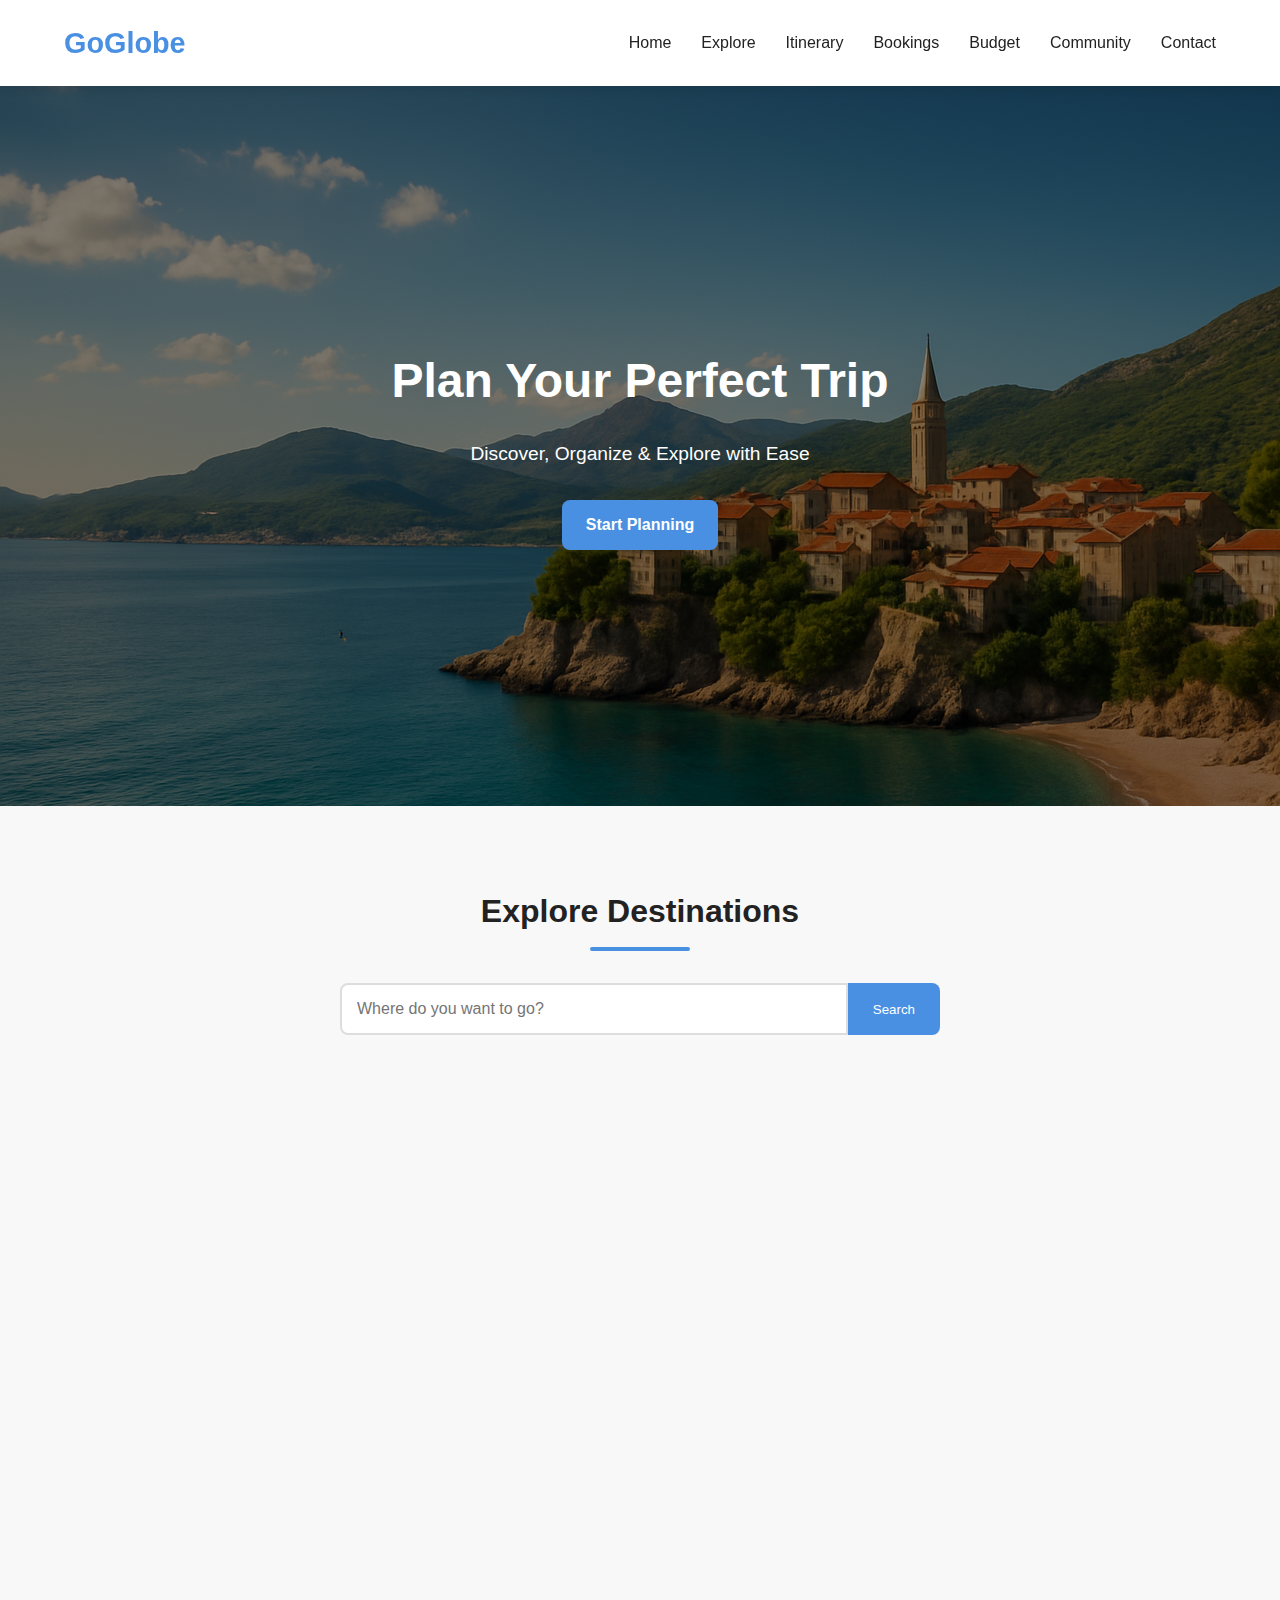
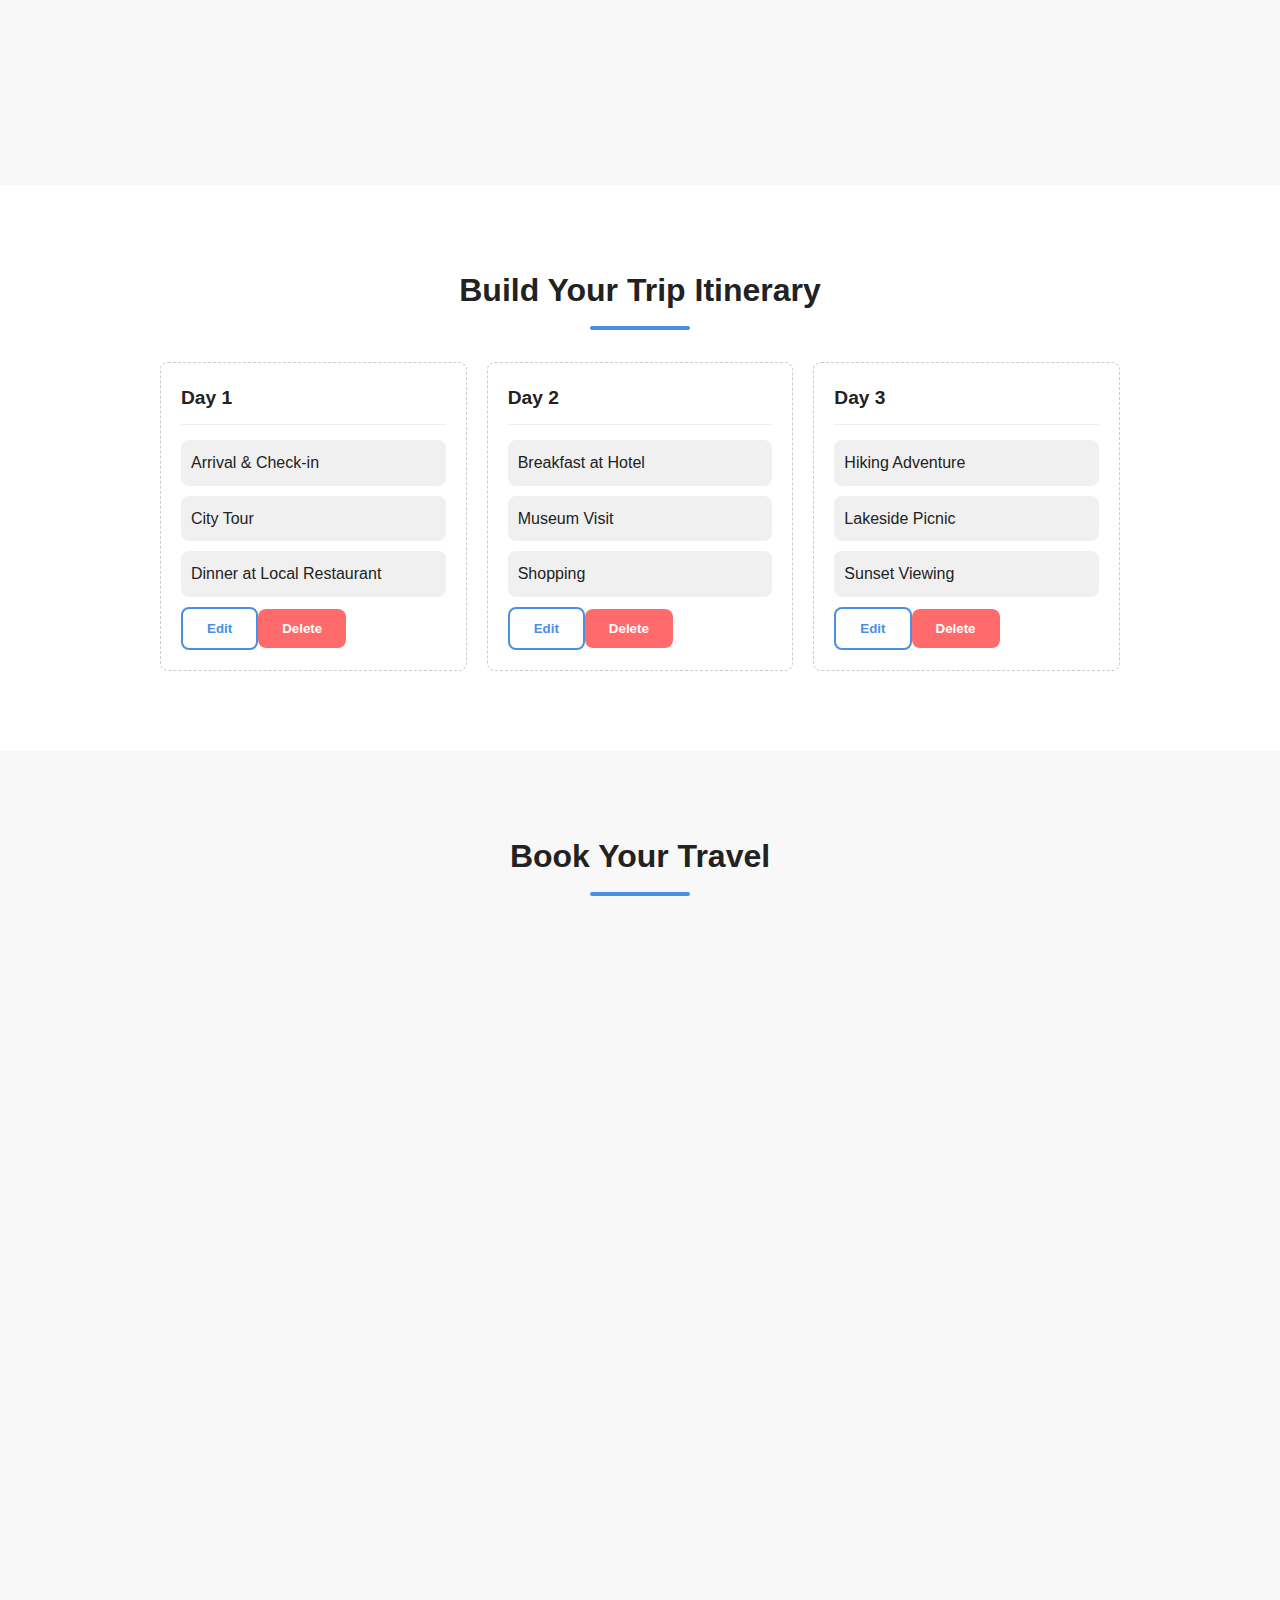
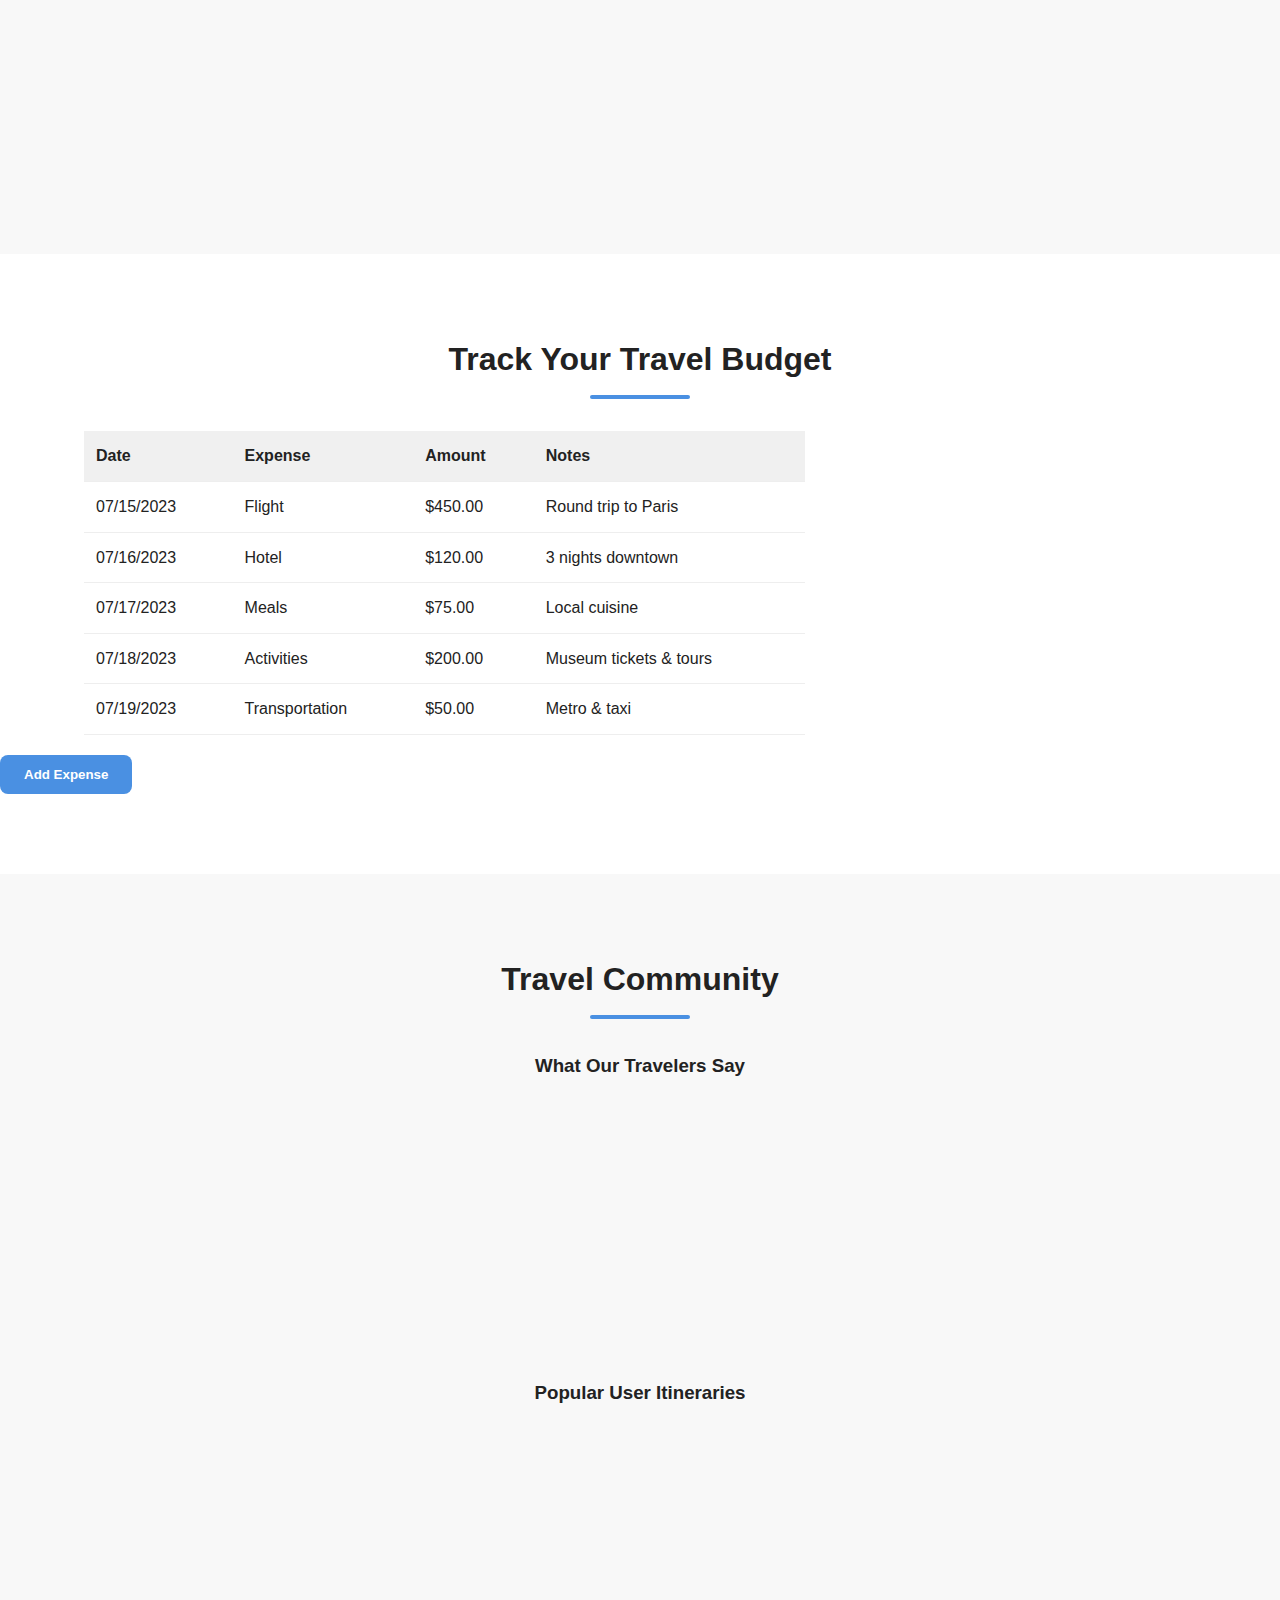
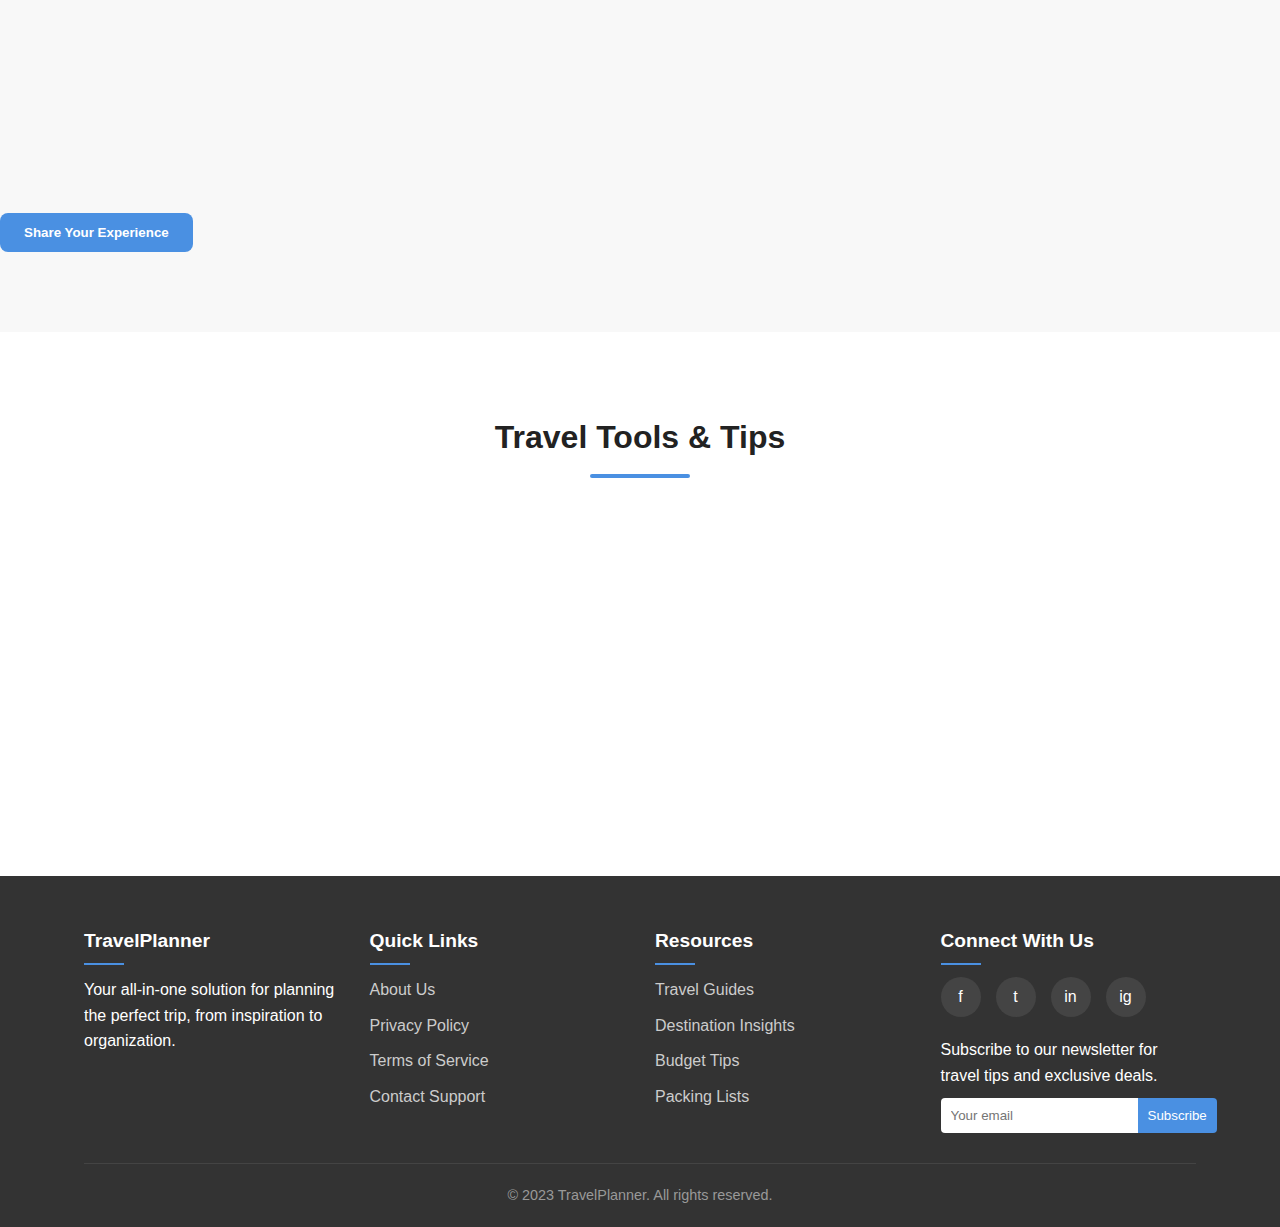
<file: TASK-5/index.html>
<!DOCTYPE html>
<html lang="en">
<head>
    <meta charset="UTF-8">
    <meta name="viewport" content="width=device-width, initial-scale=1.0">
    <title>GoGlobe - Plan Your Perfect Trip</title>
    <link href="style.css" rel="stylesheet">
</head>
<body>
    <!-- Header & Navigation -->
    <header>
        <div class="container nav-container">
            <a href="#home" class="logo">GoGlobe</a>
            <nav>
                <ul class="menu">
                    <li><a href="#home" class="menu-item active">Home</a></li>
                    <li><a href="#explore" class="menu-item">Explore</a></li>
                    <li><a href="#itinerary" class="menu-item">Itinerary</a></li>
                    <li><a href="#bookings" class="menu-item">Bookings</a></li>
                    <li><a href="#budget" class="menu-item">Budget</a></li>
                    <li><a href="#community" class="menu-item">Community</a></li>
                    <li><a href="#contact" class="menu-item">Contact</a></li>
                </ul>
            </nav>
            <div class="hamburger">☰</div>
        </div>
    </header>

    <!-- Hero Section -->
    <section class="hero" id="home">
        <div class="hero-content">
            <h1>Plan Your Perfect Trip</h1>
            <p>Discover, Organize & Explore with Ease</p>
            <a href="#explore" class="btn">Start Planning</a>
        </div>
    </section>

    <!-- Search & Explore Section -->
    <section class="search-section" id="explore">
        <div class="container">
            <h2 class="section-title">Explore Destinations</h2>
            
            <div class="search-bar">
                <input type="text" class="search-input" placeholder="Where do you want to go?">
                <button class="search-btn">Search</button>
            </div>
            
            <div class="categories">
                <div class="category-card">
                    <img src="adventure_img.jpg" alt="Adventure travel category showing outdoor activities">
                    <div class="category-title">Adventure</div>
                </div>
                
                <div class="category-card">
                    <img src="beaches_img.jpg" alt="Beach category showing tropical destination">
                    <div class="category-title">Beaches</div>
                </div>
                
                <div class="category-card">
                    <img src="culture_img.jpg" alt="Cultural travel with historical sites">
                    <div class="category-title">Culture</div>
                </div>
                
                <div class="category-card">
                    <img src="budget_img.jpg" alt="Budget travel experiences">
                    <div class="category-title">Budget</div>
                </div>
                
                <div class="category-card">
                    <img src="luxury_img.jpg" alt="Luxury travel and premium accommodations">
                    <div class="category-title">Luxury</div>
                </div>
            </div>
        </div>
    </section>

    <!-- Itinerary Builder Section -->
    <section class="itinerary-section" id="itinerary">
        <div class="container itinerary-container">
            <h2 class="section-title">Build Your Trip Itinerary</h2>
            
            <div class="day-planner">
                <div class="day-card">
                    <div class="day-header">
                        <span class="day-title">Day 1</span>
                    </div>
                    <div class="activity-item">Arrival & Check-in</div>
                    <div class="activity-item">City Tour</div>
                    <div class="activity-item">Dinner at Local Restaurant</div>
                </div>
                
                <div class="day-card">
                    <div class="day-header">
                        <span class="day-title">Day 2</span>
                    </div>
                    <div class="activity-item">Breakfast at Hotel</div>
                    <div class="activity-item">Museum Visit</div>
                    <div class="activity-item">Shopping</div>
                </div>
                
                <div class="day-card">
                    <div class="day-header">
                        <span class="day-title">Day 3</span>
                    </div>
                    <div class="activity-item">Hiking Adventure</div>
                    <div class="activity-item">Lakeside Picnic</div>
                    <div class="activity-item">Sunset Viewing</div>
                </div>
            </div>
        </div>
    </section>

    <!-- Booking Section -->
    <section class="booking-section" id="bookings">
        <div class="container">
            <h2 class="section-title">Book Your Travel</h2>
            
            <div class="booking-cards">
                <div class="card booking-card">
                    <img src="hotel_img.jpg" alt="Luxury hotel accommodation">
                    <div class="booking-content">
                        <h3 class="booking-title">Hotels</h3>
                        <p class="booking-description">Find the perfect accommodation for your stay with our curated selection of hotels.</p>
                        <a href="#" class="btn btn-outline">Book Now</a>
                    </div>
                </div>
                
                <div class="card booking-card">
                    <img src="flight_img.jpg" alt="Flight booking service">
                    <div class="booking-content">
                        <h3 class="booking-title">Flights</h3>
                        <p class="booking-description">Compare and book flights to your dream destination with our easy-to-use platform.</p>
                        <a href="#" class="btn btn-outline">Book Now</a>
                    </div>
                </div>
                
                <div class="card booking-card">
                    <img src="activity_img.jpg" alt="Travel activities and experiences">
                    <div class="booking-content">
                        <h3 class="booking-title">Activities</h3>
                        <p class="booking-description">Discover and book unique experiences and guided tours at your destination.</p>
                        <a href="#" class="btn btn-outline">Book Now</a>
                    </div>
                </div>
                
                <div class="card booking-card">
                    <img src="car_img.jpg" alt="Car rental service">
                    <div class="booking-content">
                        <h3 class="booking-title">Car Rentals</h3>
                        <p class="booking-description">Get the best deals on car rentals to explore your destination at your own pace.</p>
                        <a href="#" class="btn btn-outline">Book Now</a>
                    </div>
                </div>
            </div>
        </div>
    </section>

    <!-- Budget & Expenses Section -->
    <section class="budget-section" id="budget">
        <div class="container">
            <h2 class="section-title">Track Your Travel Budget</h2>
            
            <div class="budget-container">
                <div>
                    <table class="expense-table">
                        <thead>
                            <tr>
                                <th>Date</th>
                                <th>Expense</th>
                                <th>Amount</th>
                                <th>Notes</th>
                            </tr>
                        </thead>
                        <tbody>
                            <tr>
                                <td>07/15/2023</td>
                                <td>Flight</td>
                                <td>$450.00</td>
                                <td>Round trip to Paris</td>
                            </tr>
                            <tr>
                                <td>07/16/2023</td>
                                <td>Hotel</td>
                                <td>$120.00</td>
                                <td>3 nights downtown</td>
                            </tr>
                            <tr>
                                <td>07/17/2023</td>
                                <td>Meals</td>
                                <td>$75.00</td>
                                <td>Local cuisine</td>
                            </tr>
                            <tr>
                                <td>07/18/2023</td>
                                <td>Activities</td>
                                <td>$200.00</td>
                                <td>Museum tickets & tours</td>
                            </tr>
                            <tr>
                                <td>07/19/2023</td>
                                <td>Transportation</td>
                                <td>$50.00</td>
                                <td>Metro & taxi</td>
                            </tr>
                        </tbody>
                    </table>
                </div>
                
                <div class="card budget-summary">
                    <h3>Total Estimated Cost</h3>
                    <div class="total-amount">$895.00</div>
                    <p>Based on your planned expenses</p>
                    <button class="btn" style="margin-top: 20px;">Export Budget</button>
                </div>
            </div>
        </div>
    </section>

    <!-- Community Section -->
    <section class="community-section" id="community">
        <div class="container">
            <h2 class="section-title">Travel Community</h2>
            
            <h3 style="text-align: center; margin-bottom: 30px;">What Our Travelers Say</h3>
            <div class="testimonials">
                <div class="card testimonial-card">
                    <div class="testimonial-header">
                        <img src="women1_img.jpg" alt="Sarah Johnson profile photo" class="testimonial-img">
                        <div>
                            <div class="testimonial-name">Sarah Johnson</div>
                            <div>Paris, France</div>
                        </div>
                    </div>
                    <p class="testimonial-text">"This travel planner made organizing my European tour incredibly easy. The itinerary feature kept everything on track!"</p>
                </div>
                
                <div class="card testimonial-card">
                    <div class="testimonial-header">
                        <img src="man_img.jpg" alt="Michael Chen profile photo" class="testimonial-img">
                        <div>
                            <div class="testimonial-name">Michael Chen</div>
                            <div>Bali, Indonesia</div>
                        </div>
                    </div>
                    <p class="testimonial-text">"The budget tracker helped me stay on target during my Southeast Asia trip. Would recommend to all budget travelers!"</p>
                </div>
                
                <div class="card testimonial-card">
                    <div class="testimonial-header">
                        <img src="women2_img.jpg" alt="Emma Rodriguez profile photo" class="testimonial-img">
                        <div>
                            <div class="testimonial-name">Emma Rodriguez</div>
                            <div>Kyoto, Japan</div>
                        </div>
                    </div>
                    <p class="testimonial-text">"The community itineraries gave me so many great ideas for my Japan trip. I discovered places I wouldn't have found otherwise."</p>
                </div>
            </div>
            
            <h3 style="text-align: center; margin: 50px 0 30px;">Popular User Itineraries</h3>
            <div class="itineraries">
                <div class="card itinerary-card">
                    <img src="Italian Coastal Adventure.jpg" alt="Italian coastal itinerary">
                    <div class="itinerary-content">
                        <h4 class="itinerary-title">Italian Coastal Adventure</h4>
                        <p>7-day itinerary exploring the Amalfi Coast</p>
                        <div class="itinerary-stats">
                            <span>⭐ 4.8 (124 reviews)</span>
                            <span>7 days</span>
                        </div>
                    </div>
                </div>
                
                <div class="card itinerary-card">
                    <img src="Japan Cultural Journey.jpg" alt="Japan cultural tour itinerary">
                    <div class="itinerary-content">
                        <h4 class="itinerary-title">Japan Cultural Journey</h4>
                        <p>10-day cultural immersion in Tokyo and Kyoto</p>
                        <div class="itinerary-stats">
                            <span>⭐ 4.9 (98 reviews)</span>
                            <span>10 days</span>
                        </div>
                    </div>
                </div>
                
                <div class="card itinerary-card">
                    <img src="Western US National Parks.jpg" alt="National parks itinerary">
                    <div class="itinerary-content">
                        <h4 class="itinerary-title">Western US National Parks</h4>
                        <p>14-day road trip through 5 national parks</p>
                        <div class="itinerary-stats">
                            <span>⭐ 4.7 (156 reviews)</span>
                            <span>14 days</span>
                        </div>
                    </div>
                </div>
            </div>
        </div>
    </section>

    <!-- Travel Tips & Utilities Section -->
    <section class="utilities-section">
        <div class="container">
            <h2 class="section-title">Travel Tools & Tips</h2>
            
            <div class="utilities-grid">
                <div class="card utility-card">
                    <h3 class="utility-title">Weather Forecast</h3>
                    <div class="weather-display">
                        <div class="weather-icon">☀️</div>
                        <div class="weather-info">
                            <div class="temperature">78°F</div>
                            <div>Sunny • Paris, France</div>
                        </div>
                    </div>
                    <p>Perfect weather for outdoor activities. Don't forget sunscreen!</p>
                </div>
                
                <div class="card utility-card">
                    <h3 class="utility-title">Travel Advisory</h3>
                    <div class="advisory-note">
                        <strong>Current Advisory:</strong> Normal precautions recommended. Check local COVID-19 guidelines before travel.
                    </div>
                    <p>Stay updated with the latest travel advisories for your destination.</p>
                </div>
                
                <div class="card utility-card">
                    <h3 class="utility-title">Packing Checklist</h3>
                    <div class="checklist">
                        <div class="checklist-item">
                            <input type="checkbox" id="item1">
                            <label for="item1">Passport & Travel Documents</label>
                        </div>
                        <div class="checklist-item">
                            <input type="checkbox" id="item2">
                            <label for="item2">Weather-appropriate Clothing</label>
                        </div>
                        <div class="checklist-item">
                            <input type="checkbox" id="item3">
                            <label for="item3">Medications & First Aid</label>
                        </div>
                        <div class="checklist-item">
                            <input type="checkbox" id="item4">
                            <label for="item4">Travel Adapters & Chargers</label>
                        </div>
                        <div class="checklist-item">
                            <input type="checkbox" id="item5">
                            <label for="item5">Entertainment (Books, Music)</label>
                        </div>
                    </div>
                </div>
            </div>
        </div>
    </section>

    <!-- Footer -->
    <footer>
        <div class="container" id="contact">
            <div class="footer-content">
                <div class="footer-column">
                    <h3>TravelPlanner</h3>
                    <p>Your all-in-one solution for planning the perfect trip, from inspiration to organization.</p>
                </div>
                
                <div class="footer-column">
                    <h3>Quick Links</h3>
                    <ul class="footer-links">
                        <li><a href="#">About Us</a></li>
                        <li><a href="#">Privacy Policy</a></li>
                        <li><a href="#">Terms of Service</a></li>
                        <li><a href="#">Contact Support</a></li>
                    </ul>
                </div>
                
                <div class="footer-column">
                    <h3>Resources</h3>
                    <ul class="footer-links">
                        <li><a href="#">Travel Guides</a></li>
                        <li><a href="#">Destination Insights</a></li>
                        <li><a href="#">Budget Tips</a></li>
                        <li><a href="#">Packing Lists</a></li>
                    </ul>
                </div>
                
                <div class="footer-column">
                    <h3>Connect With Us</h3>
                    <div class="social-icons">
                        <a href="#" class="social-icon">f</a>
                        <a href="#" class="social-icon">t</a>
                        <a href="#" class="social-icon">in</a>
                        <a href="#" class="social-icon">ig</a>
                    </div>
                    <p style="margin-top: 20px;">Subscribe to our newsletter for travel tips and exclusive deals.</p>
                    <div style="display: flex; margin-top: 10px;">
                        <input type="email" placeholder="Your email" style="flex: 1; padding: 10px; border: none; border-radius: 4px 0 0 4px;">
                        <button style="background: var(--primary-color); color: white; border: none; padding: 10px; border-radius: 0 4px 4px 0;">Subscribe</button>
                    </div>
                </div>
            </div>
            
            <div class="copyright">
                <p>&copy; 2023 TravelPlanner. All rights reserved.</p>
            </div>
        </div>
    </footer>
    <script src="script.js"></script>
</body>
</html>
</file>
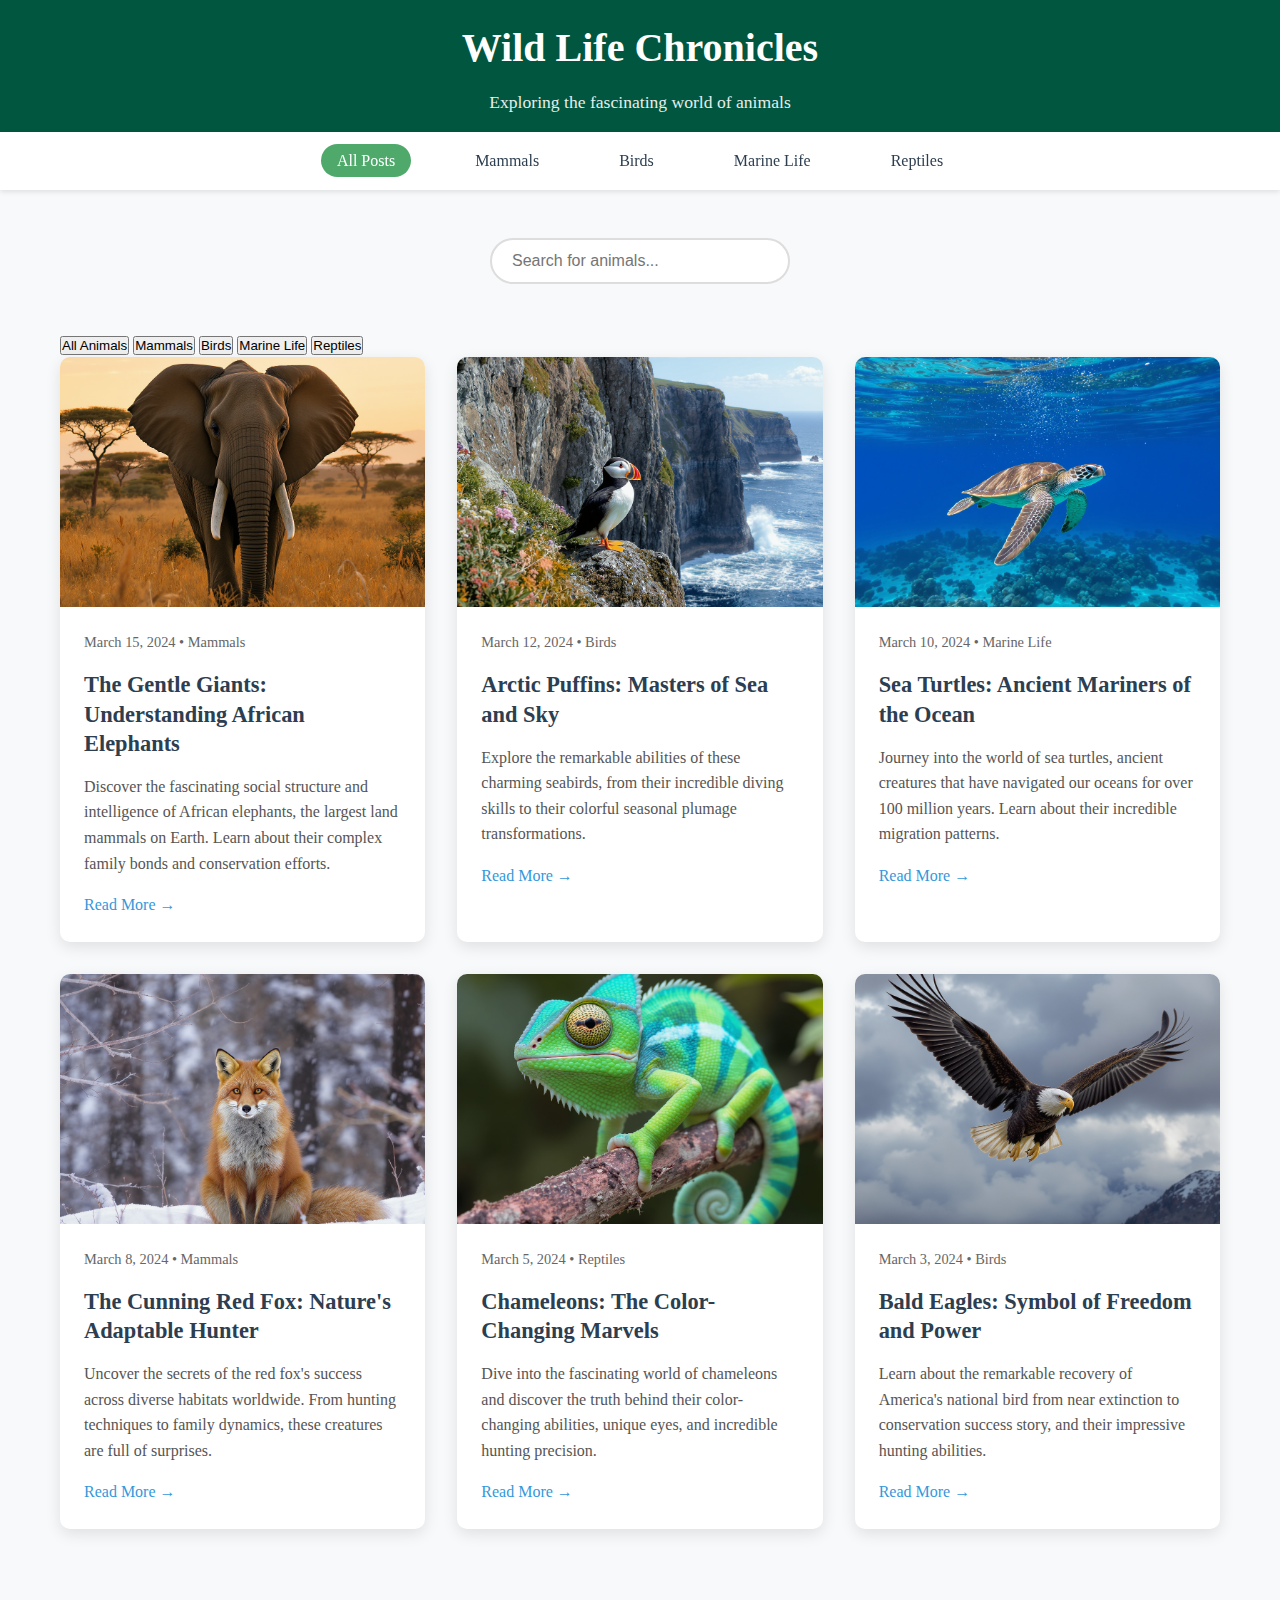
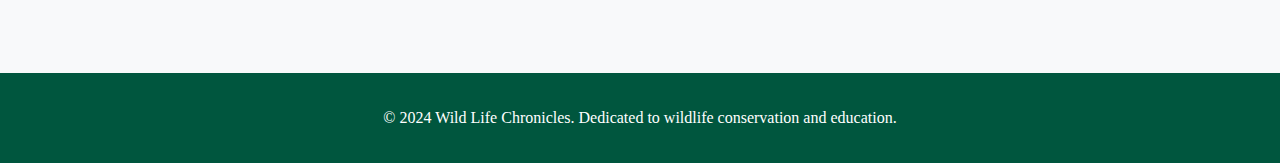
<file: TASK-1/blog.html>
<!DOCTYPE html>
<html lang="en">
<head>
    <meta charset="UTF-8">
    <meta name="viewport" content="width=device-width, initial-scale=1.0">
    <title>Wild Life Chronicles - Animal Blog</title>
    <link rel="stylesheet" href="blog.css">
</head>
<body>
    <header>
        <div class="container">
            <h1>Wild Life Chronicles</h1>
            <p>Exploring the fascinating world of animals</p>
        </div>
    </header>

    <nav>
        <div class="container">
            <ul>
                <li><a href="#" class="nav-link active" data-category="all">All Posts</a></li>
                <li><a href="#" class="nav-link" data-category="mammals">Mammals</a></li>
                <li><a href="#" class="nav-link" data-category="birds">Birds</a></li>
                <li><a href="#" class="nav-link" data-category="marine">Marine Life</a></li>
                <li><a href="#" class="nav-link" data-category="reptiles">Reptiles</a></li>
            </ul>
        </div>
    </nav>

    <main>
        <div class="container">
            <div class="search-bar">
                <input type="text" class="search-input" id="searchInput" placeholder="Search for animals...">
            </div>
            <div class="category-filter">
                <button class="filter-btn active" data-filter="all">All Animals</button>
                <button class="filter-btn" data-filter="mammals">Mammals</button>
                <button class="filter-btn" data-filter="birds">Birds</button>
                <button class="filter-btn" data-filter="marine">Marine Life</button>
                <button class="filter-btn" data-filter="reptiles">Reptiles</button>
            </div>
            <div class="blog-grid" id="blogGrid">
                <article class="blog-post" data-category="mammals" data-id="1">
                    <div class="post-image">
                        <img src="Elephant.png">
                    </div>
                    <div class="post-content">
                        <div class="post-meta">March 15, 2024 • Mammals</div>
                        <h2 class="post-title">The Gentle Giants: Understanding African Elephants</h2>
                        <p class="post-excerpt">Discover the fascinating social structure and intelligence of African elephants, the largest land mammals on Earth. Learn about their complex family bonds and conservation efforts.</p>
                        <a href="#" class="read-more">Read More →</a>
                    </div>
                </article>
                <article class="blog-post" data-category="birds" data-id="2">
                    <div class="post-image">
                        <img src="Puffins.png">
                    </div>
                    <div class="post-content">
                        <div class="post-meta">March 12, 2024 • Birds</div>
                        <h2 class="post-title">Arctic Puffins: Masters of Sea and Sky</h2>
                        <p class="post-excerpt">Explore the remarkable abilities of these charming seabirds, from their incredible diving skills to their colorful seasonal plumage transformations.</p>
                        <a href="#" class="read-more">Read More →</a>
                    </div>
                </article>
                <article class="blog-post" data-category="marine" data-id="3">
                    <div class="post-image">
                        <img src="Sea-turtles.png">
                    </div>
                    <div class="post-content">
                        <div class="post-meta">March 10, 2024 • Marine Life</div>
                        <h2 class="post-title">Sea Turtles: Ancient Mariners of the Ocean</h2>
                        <p class="post-excerpt">Journey into the world of sea turtles, ancient creatures that have navigated our oceans for over 100 million years. Learn about their incredible migration patterns.</p>
                        <a href="#" class="read-more">Read More →</a>
                    </div>
                </article>
                <article class="blog-post" data-category="mammals" data-id="4">
                    <div class="post-image">
                        <img src="Fox.png">
                    </div>
                    <div class="post-content">
                        <div class="post-meta">March 8, 2024 • Mammals</div>
                        <h2 class="post-title">The Cunning Red Fox: Nature's Adaptable Hunter</h2>
                        <p class="post-excerpt">Uncover the secrets of the red fox's success across diverse habitats worldwide. From hunting techniques to family dynamics, these creatures are full of surprises.</p>
                        <a href="#" class="read-more">Read More →</a>
                    </div>
                </article>
                <article class="blog-post" data-category="reptiles" data-id="5">
                    <div class="post-image">
                        <img src="Chameleons.png">
                    </div>
                    <div class="post-content">
                        <div class="post-meta">March 5, 2024 • Reptiles</div>
                        <h2 class="post-title">Chameleons: The Color-Changing Marvels</h2>
                        <p class="post-excerpt">Dive into the fascinating world of chameleons and discover the truth behind their color-changing abilities, unique eyes, and incredible hunting precision.</p>
                        <a href="#" class="read-more">Read More →</a>
                    </div>
                </article>
                <article class="blog-post" data-category="birds" data-id="6">
                    <div class="post-image">
                        <img src="Eagles.png">
                    </div>
                    <div class="post-content">
                        <div class="post-meta">March 3, 2024 • Birds</div>
                        <h2 class="post-title">Bald Eagles: Symbol of Freedom and Power</h2>
                        <p class="post-excerpt">Learn about the remarkable recovery of America's national bird from near extinction to conservation success story, and their impressive hunting abilities.</p>
                        <a href="#" class="read-more">Read More →</a>
                    </div>
                </article>
            </div>
        </div>
    </main>

    <!-- Modal for full article view -->
    <div id="articleModal" class="modal">
        <div class="modal-content">
            <span class="close">&times;</span>
            <div id="modalBody">
                <!-- Article content will be loaded here -->
            </div>
        </div>
    </div>

    <footer>
        <div class="container">
            <p>&copy; 2024 Wild Life Chronicles. Dedicated to wildlife conservation and education.</p>
        </div>
    </footer>
    <script src="blog.js"></script>
</body>
</html>
</file>
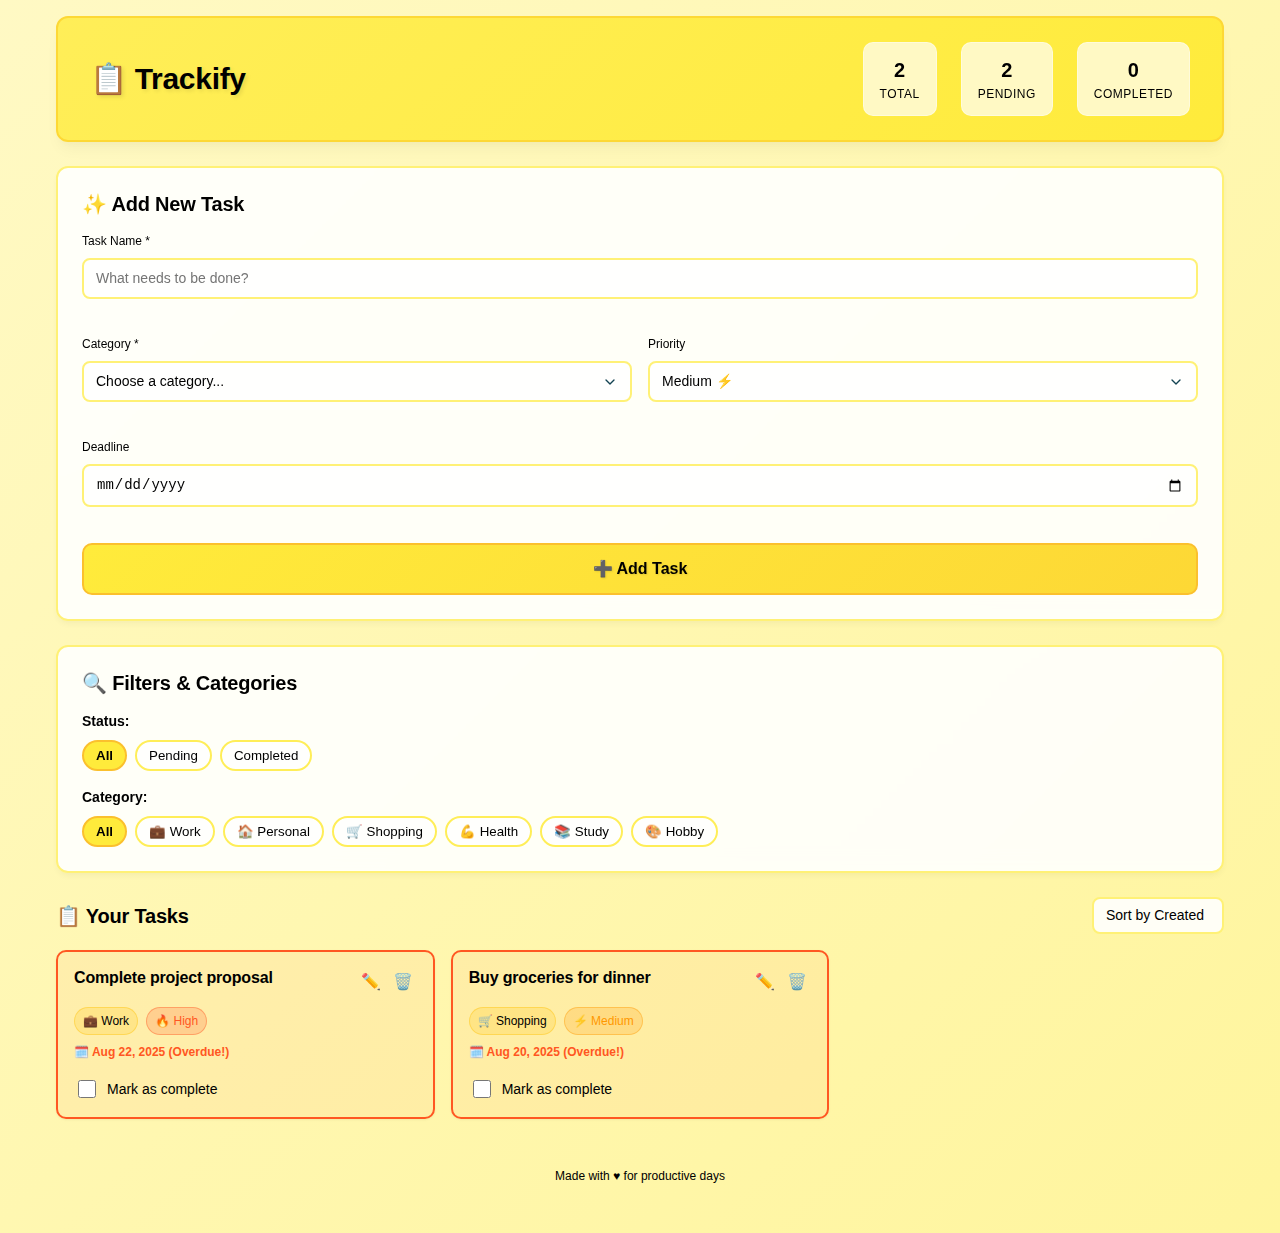
<file: TASK-2/todo.html>
<!DOCTYPE html>
<html lang="en">
<head>
    <meta charset="UTF-8">
    <meta name="viewport" content="width=device-width, initial-scale=1.0">
    <title>Trackify 📋 - Task Manager</title>
    <link rel="stylesheet" href="todo.css">
</head>
<body>
    <div class="app-container">
        <!-- Header -->
        <header class="header">
            <div class="header-content">
                <h1 class="app-title">📋 Trackify</h1>
                <div class="stats">
                    <div class="stat">
                        <span class="stat-number" id="total-tasks">0</span>
                        <span class="stat-label">Total</span>
                    </div>
                    <div class="stat">
                        <span class="stat-number" id="pending-tasks">0</span>
                        <span class="stat-label">Pending</span>
                    </div>
                    <div class="stat">
                        <span class="stat-number" id="completed-tasks">0</span>
                        <span class="stat-label">Completed</span>
                    </div>
                </div>
            </div>
        </header>

        <!-- Main Content -->
        <main class="main-content">
            <!-- Add Task Section -->
            <section class="add-task-section">
                <div class="card">
                    <h2>✨ Add New Task</h2>
                    <form id="add-task-form" class="add-task-form">
                        <div class="form-row">
                            <div class="form-group">
                                <label for="task-name" class="form-label">Task Name *</label>
                                <input 
                                    type="text" 
                                    id="task-name" 
                                    class="form-control" 
                                    placeholder="What needs to be done?"
                                >
                                <div class="error-message" id="task-name-error"></div>
                            </div>
                        </div>
                        
                        <div class="form-row">
                            <div class="form-group">
                                <label for="task-category" class="form-label">Category *</label>
                                <select id="task-category" class="form-control" required>
                                    <option value="">Choose a category...</option>
                                </select>
                                <div class="error-message" id="task-category-error"></div>
                            </div>
                            
                            <div class="form-group">
                                <label for="task-priority" class="form-label">Priority</label>
                                <select id="task-priority" class="form-control">
                                    <option value="medium">Medium ⚡</option>
                                    <option value="high">High 🔥</option>
                                    <option value="low">Low 🌿</option>
                                </select>
                            </div>
                        </div>
                        
                        <div class="form-row">
                            <div class="form-group">
                                <label for="task-deadline" class="form-label">Deadline</label>
                                <input 
                                    type="date" 
                                    id="task-deadline" 
                                    class="form-control"
                                >
                                <div class="error-message" id="task-deadline-error"></div>
                            </div>
                        </div>
                        
                        <button type="submit" class="btn btn--primary btn--full-width add-task-btn">
                            ➕ Add Task
                        </button>
                    </form>
                </div>
            </section>

            <!-- Filters Section -->
            <section class="filters-section">
                <div class="card">
                    <h3>🔍 Filters & Categories</h3>
                    <div class="filters">
                        <div class="filter-group">
                            <label class="filter-label">Status:</label>
                            <div class="filter-buttons">
                                <button class="filter-btn active" data-filter="all">All</button>
                                <button class="filter-btn" data-filter="pending">Pending</button>
                                <button class="filter-btn" data-filter="completed">Completed</button>
                            </div>
                        </div>
                        
                        <div class="filter-group">
                            <label class="filter-label">Category:</label>
                            <div class="category-filters" id="category-filters">
                                <button class="category-btn active" data-category="all">All</button>
                            </div>
                        </div>
                    </div>
                </div>
            </section>

            <!-- Tasks Section -->
            <section class="tasks-section">
                <div class="tasks-header">
                    <h3>📋 Your Tasks</h3>
                    <div class="sort-options">
                        <select id="sort-tasks" class="form-control">
                            <option value="created">Sort by Created</option>
                            <option value="deadline">Sort by Deadline</option>
                            <option value="priority">Sort by Priority</option>
                        </select>
                    </div>
                </div>
                
                <div class="tasks-grid" id="tasks-grid">
                    <div class="empty-state" id="empty-state">
                        <div class="empty-icon">🌟</div>
                        <h3>No tasks yet!</h3>
                        <p>Create your first task to get started on your sunny day!</p>
                    </div>
                </div>
            </section>
        </main>

        <!-- Footer -->
        <footer class="footer">
            <p>Made with &hearts; for productive days</p>
        </footer>
    </div>

    <!-- Edit Task Modal -->
    <div id="edit-modal" class="modal hidden">
        <div class="modal-content">
            <div class="modal-header">
                <h3>✏️ Edit Task</h3>
                <button class="close-btn" id="close-modal">✖️</button>
            </div>
            <div class="modal-body">
                <form id="edit-task-form">
                    <div class="form-group">
                        <label for="edit-task-name" class="form-label">Task Name *</label>
                        <input 
                            type="text" 
                            id="edit-task-name" 
                            class="form-control" 
                        >
                        <div class="error-message" id="edit-task-name-error"></div>
                    </div>
                    
                    <div class="form-group">
                        <label for="edit-task-category" class="form-label">Category *</label>
                        <select id="edit-task-category" class="form-control" required>
                            <option value="">Choose a category...</option>
                        </select>
                    </div>
                    
                    <div class="form-group">
                        <label for="edit-task-priority" class="form-label">Priority</label>
                        <select id="edit-task-priority" class="form-control">
                            <option value="medium">Medium ⚡</option>
                            <option value="high">High 🔥</option>
                            <option value="low">Low 🌿</option>
                        </select>
                    </div>
                    
                    <div class="form-group">
                        <label for="edit-task-deadline" class="form-label">Deadline</label>
                        <input 
                            type="date" 
                            id="edit-task-deadline" 
                            class="form-control"
                        >
                        <div class="error-message" id="edit-task-deadline-error"></div>
                    </div>
                    
                    <div class="modal-actions">
                        <button type="button" class="btn btn--secondary" id="cancel-edit">Cancel</button>
                        <button type="submit" class="btn btn--primary">💾 Save Changes</button>
                    </div>
                </form>
            </div>
        </div>
    </div>

    <!-- Confirmation Modal -->
    <div id="confirm-modal" class="modal hidden">
        <div class="modal-content">
            <div class="modal-header">
                <h3>🗑️ Confirm Delete</h3>
            </div>
            <div class="modal-body">
                <p>Are you sure you want to delete this task? This action cannot be undone.</p>
                <div class="modal-actions">
                    <button type="button" class="btn btn--secondary" id="cancel-delete">Cancel</button>
                    <button type="button" class="btn" id="confirm-delete" style="background-color: #F44336; color: white;">🗑️ Delete</button>
                </div>
            </div>
        </div>
    </div>

    <script src="todo.js"></script>
</body>
</html>
</file>
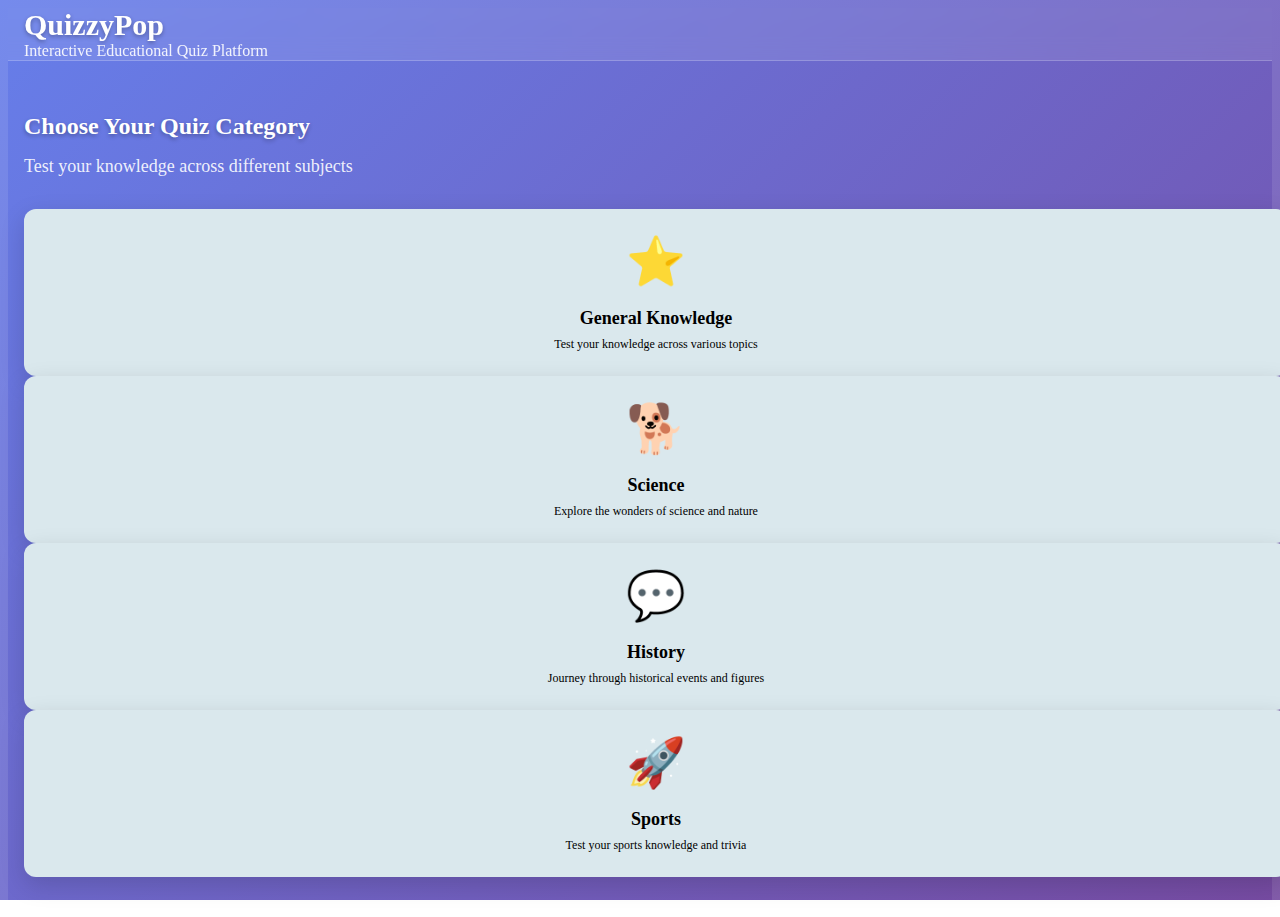
<file: TASK-3/quiz.html>
<!DOCTYPE html>
<html lang="en">
<head>
    <meta charset="UTF-8">
    <meta name="viewport" content="width=device-width, initial-scale=1.0">
    <title>QuizzyPop - Interactive Educational Quiz Platform</title>
    <link href="https://cdn.jsdelivr.net/npm/bootstrap@5.3.8/dist/css/bootstrap.min.css" rel="stylesheet" integrity="sha384-sRIl4kxILFvY47J16cr9ZwB07vP4J8+LH7qKQnuqkuIAvNWLzeN8tE5YBujZqJLB" crossorigin="anonymous">
    <link rel="stylesheet" href="quiz.css">
</head>
<body>
    <div class="app-container">
        <!-- Header -->
        <header class="header py-4">
            <div class="container">
                <div class="row align-items-center">
                    <div class="col">
                        <h1 class="app-title mb-0">QuizzyPop</h1>
                        <p class="app-subtitle mb-0">Interactive Educational Quiz Platform</p>
                    </div>
                </div>
            </div>
        </header>

        <!-- Main Content -->
         <main class="main-content">
            <!-- Home Screen -->
            <div id="homeScreen" class="screen active">
                <div class="container">
                    <div class="row justify-content-center">
                        <div class="col-lg-10">
                            <div class="welcome-section text-center mb-5">
                                <h2 class="welcome-title">Choose Your Quiz Category</h2>
                                <p class="welcome-text">Test your knowledge across different subjects</p>
                            </div>
                            
                            <div class="row g-4" id="categoryGrid">
                                <!-- Categories will be populated by JavaScript -->
                            </div>
                        </div>
                    </div>
                </div>
            </div>
            <!-- Quiz Screen -->
             <div id="quizScreen" class="screen">
                <div class="container">
                    <div class="row justify-content-center">
                        <div class="col-lg-8">
                            <!-- Quiz Header -->
                            <div class="quiz-header mb-4">
                                <div class="d-flex justify-content-between align-items-center mb-3">
                                    <div class="quiz-info">
                                        <span class="category-name" id="currentCategory">General Knowledge</span>
                                        <div class="question-counter" id="questionCounter">Question 1/10</div>
                                    </div>
                                    <div class="quiz-timer">
                                        <span class="timer-text">Time: </span>
                                        <span class="timer-value" id="timerValue">30</span>s
                                    </div>
                                </div>
                                
                                <!-- Progress Bar -->
                                <div class="progress quiz-progress mb-4">
                                    <div class="progress-bar" id="progressBar" style="width: 10%"></div>
                                </div>
                            </div>

                            <!-- Question Card -->
                            <div class="quiz-card">
                                <div class="question-section mb-4">
                                    <h3 class="question-text" id="questionText">Loading question...</h3>
                                </div>

                                <!-- Answer Options -->
                                <div class="answers-section" id="answersSection">
                                    <!-- Answer buttons will be populated by JavaScript -->
                                </div>

                                <!-- Quiz Controls -->
                                <div class="quiz-controls mt-4">
                                    <button class="btn btn--secondary" id="backToHomeBtn">← Back to Categories</button>
                                </div>
                            </div>
                        </div>
                    </div>
                </div>
            </div>
            <!-- Result Screen -->
             <div id="resultsScreen" class="screen">
                <div class="container">
                    <div class="row justify-content-center">
                        <div class="col-lg-6">
                            <div class="results-card text-center">
                                <div class="results-header mb-4">
                                    <h2 class="results-title">Quiz Complete!</h2>
                                    <div class="score-display">
                                        <div class="score-value" id="finalScore">0</div>
                                        <div class="score-text">out of 10</div>
                                    </div>
                                </div>

                                <div class="score-message mb-4">
                                    <p id="scoreMessage">Great job!</p>
                                </div>

                                <div class="results-actions">
                                    <button class="btn btn--primary mb-3 w-100" id="playAgainBtn">Play Again</button>
                                    <button class="btn btn--outline w-100" id="newCategoryBtn">Choose New Category</button>
                                </div>
                            </div>
                        </div>
                    </div>
                </div>
            </div>
         </main>
         <!-- Loading Overlay -->
        <div id="loadingOverlay" class="loading-overlay hidden">
            <div class="loading-content">
                <div class="loading-spinner"></div>
                <p class="loading-text">Loading questions...</p>
            </div>
        </div>
    </div>

    <script src="https://cdn.jsdelivr.net/npm/bootstrap@5.3.8/dist/js/bootstrap.bundle.min.js" integrity="sha384-FKyoEForCGlyvwx9Hj09JcYn3nv7wiPVlz7YYwJrWVcXK/BmnVDxM+D2scQbITxI" crossorigin="anonymous"></script>
    <script src="quiz.js"></script>
</body>
</html>
</file>
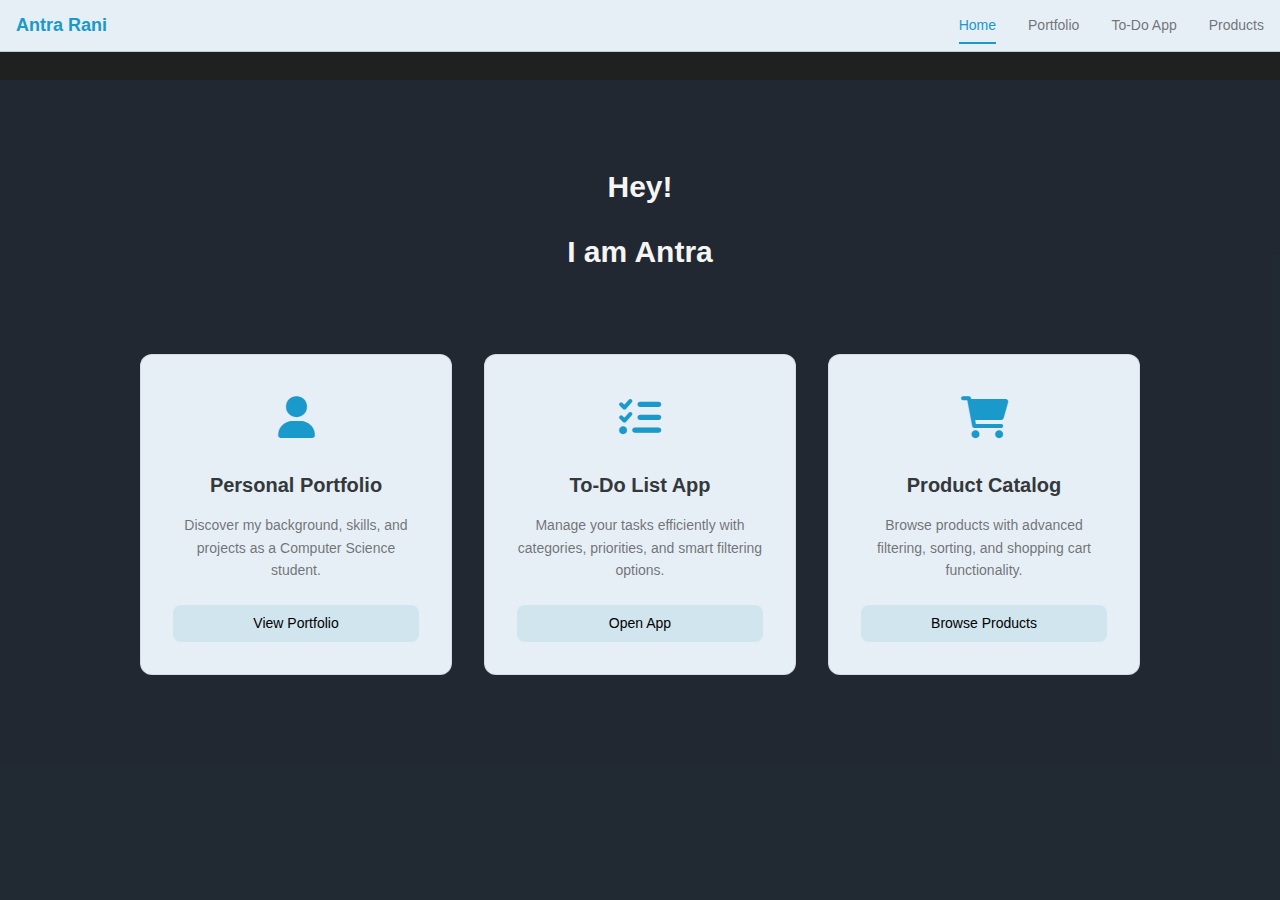
<file: TASK-4/portfolio.html>
<!DOCTYPE html>
<html lang="en">
<head>
    <meta charset="UTF-8">
    <meta name="viewport" content="width=device-width, initial-scale=1.0">
    <title>💼Antra Rani | Portfolio</title>
    <link rel="stylesheet" href="portfolio.css">
    <link href="https://cdnjs.cloudflare.com/ajax/libs/font-awesome/6.0.0/css/all.min.css" rel="stylesheet">
</head>
<body>
    <!-- Navigation Header -->
    <nav class="navbar">
        <div class="container">
            <div class="navbar__brand">
                <h2>Antra Rani</h2>
            </div>
            <div class="navbar__menu" id="navbarMenu">
                <a href="#home" class="navbar__link active" data-section="home">Home</a>
                <a href="#portfolio" class="navbar__link" data-section="portfolio">Portfolio</a>
                <a href="#todo" class="navbar__link" data-section="todo">To-Do App</a>
                <a href="#products" class="navbar__link" data-section="products">Products</a>
            </div>
            <button class="navbar__toggle" id="navbarToggle">
                <span></span>
                <span></span>
                <span></span>
            </button>
        </div>
    </nav>

    <!-- Main Content -->
    <main class="main-content">
        <!-- Home Section -->
        <section id="home" class="section section--home active">
            <div class="container">
                <div class="hero">
                    <div class="hero__content">
                        <h1 class="hero__title">Hey!</h1>
                        <h1 class="hero__title">I am Antra</h1>
                    </div>
                </div>
                
                <div class="project-tiles">
                    <div class="tile" data-section="portfolio">
                        <div class="tile__icon">
                            <i class="fas fa-user"></i>
                        </div>
                        <h3 class="tile__title">Personal Portfolio</h3>
                        <p class="tile__description">Discover my background, skills, and projects as a Computer Science student.</p>
                        <button class="btn btn--primary tile__button">View Portfolio</button>
                    </div>
                    
                    <div class="tile" data-section="todo">
                        <div class="tile__icon">
                            <i class="fas fa-tasks"></i>
                        </div>
                        <h3 class="tile__title">To-Do List App</h3>
                        <p class="tile__description">Manage your tasks efficiently with categories, priorities, and smart filtering options.</p>
                        <button class="btn btn--primary tile__button">Open App</button>
                    </div>
                    
                    <div class="tile" data-section="products">
                        <div class="tile__icon">
                            <i class="fas fa-shopping-cart"></i>
                        </div>
                        <h3 class="tile__title">Product Catalog</h3>
                        <p class="tile__description">Browse products with advanced filtering, sorting, and shopping cart functionality.</p>
                        <button class="btn btn--primary tile__button">Browse Products</button>
                    </div>
                </div>
            </div>
        </section>

        <!-- Portfolio Section -->
        <section id="portfolio" class="section section--portfolio">
            <div class="container">
                <div class="portfolio-nav">
                    <button class="portfolio-nav__btn active" data-portfolio="about"><b>About</b></button>
                    <button class="portfolio-nav__btn" data-portfolio="projects"><b>Projects</b></button>
                    <button class="portfolio-nav__btn" data-portfolio="contact"><b>Contact</b></button>
                </div>

                <!-- About Subsection -->
                <div class="portfolio-content" id="about" style="display: block;">
                    <div class="about">
                        <div class="about__photo">
                            <div class="photo-placeholder">
                                <i class="fas fa-user"></i>
                            </div>
                        </div>
                        <div class="about__content">
                            <h2>About Me</h2>
                            <h3 id="about-title">Computer Science Student & Web Developer</h3>
                            <p id="about-description">A final-year BCA student, specializing in web development and software engineering. Passionate about learning new technologies which help me become a better developer. Feel free to contact me through the CONTACT section. </p>
                            <div class="about__details">
                                <div class="detail">
                                    <strong>Education:</strong>
                                    <span id="about-education">Bachelor of Computer Application</span>
                                </div>
                                <div class="detail">
                                    <strong>Location:</strong>
                                    <span id="about-location">Ranchi, Jharkhand</span>
                                </div>
                            </div>
                            <div class="skills">
                                <h4>Skills</h4>
                                <div class="skills__list" id="skills-list"></div>
                            </div>
                        </div>
                    </div>
                </div>

                <!-- Projects Subsection -->
                <div class="portfolio-content" id="projects" style="display: none;">
                    <h2>My Projects</h2>
                    <div class="projects-grid" id="projects-grid"></div>
                </div>

                <!-- Contact Subsection -->
                <div class="portfolio-content" id="contact" style="display: none;">
                    <h2>Get In Touch</h2>
                    <div class="contact">
                        <form class="contact-form" id="contactForm">
                            <div class="form-group">
                                <label class="form-label" for="name">Name</label>
                                <input type="text" class="form-control" id="name" required>
                            </div>
                            <div class="form-group">
                                <label class="form-label" for="email">Email</label>
                                <input type="email" class="form-control" id="email" required>
                            </div>
                            <div class="form-group">
                                <label class="form-label" for="message">Message</label>
                                <textarea class="form-control" id="message" rows="5" required></textarea>
                            </div>
                            <button type="submit" class="btn btn--primary">Send Message</button>
                        </form>
                        <div class="social-links">
                            <a href="https://github.com/Antra-rani" class="social-link"><i class="fab fa-github"></i></a>
                            <a href="https://www.linkedin.com/in/antrarani/" class="social-link"><i class="fab fa-linkedin"></i></a>
                            <a href="antrarani21@gmail.com" class="social-link"><i class="fas fa-envelope"></i></a>
                        </div>
                    </div>
                </div>
            </div>
        </section>

        <!-- To-Do Section -->
        <section id="todo" class="section section--todo">
            <div class="container">
                <h2>To-Do List Manager</h2>
                
                <div class="todo-header">
                    <div class="todo-stats" id="todoStats">
                        <span class="stat">Total: <span id="totalTasks">0</span></span>
                        <span class="stat">Completed: <span id="completedTasks">0</span></span>
                        <span class="stat">Pending: <span id="pendingTasks">0</span></span>
                    </div>
                    
                    <div class="todo-controls">
                        <select class="form-control" id="categoryFilter">
                            <option value="">All Categories</option>
                        </select>
                        <input type="text" class="form-control" id="searchTasks" placeholder="Search tasks...">
                    </div>
                </div>

                <div class="todo-input">
                    <input type="text" class="form-control" id="newTaskInput" placeholder="Add a new task...">
                    <select class="form-control" id="taskCategory">
                        <option value="Personal">Personal</option>
                    </select>
                    <select class="form-control" id="taskPriority">
                        <option value="Low">Low</option>
                        <option value="Medium" selected>Medium</option>
                        <option value="High">High</option>
                    </select>
                    <button class="btn btn--primary" id="addTaskBtn">Add Task</button>
                </div>

                <div class="tasks-container">
                    <div class="tasks-list" id="tasksList"></div>
                </div>
            </div>
        </section>

        <!-- Products Section -->
        <section id="products" class="section section--products">
            <div class="container">
                <h2>Product Catalog</h2>
                
                <div class="products-controls">
                    <div class="products-search">
                        <input type="text" class="form-control" id="productSearch" placeholder="Search products...">
                    </div>
                    <div class="products-sort">
                        <select class="form-control" id="sortProducts">
                            <option value="name">Name A-Z</option>
                            <option value="price-low">Price: Low to High</option>
                            <option value="price-high">Price: High to Low</option>
                            <option value="rating">Rating</option>
                        </select>
                    </div>
                    <button class="btn btn--outline" id="cartBtn">
                        <i class="fas fa-shopping-cart"></i>
                        Cart (<span id="cartCount">0</span>)
                    </button>
                </div>

                <div class="products-layout">
                    <div class="products-sidebar">
                        <div class="filter-section">
                            <h4>Categories</h4>
                            <div class="category-filters" id="categoryFilters"></div>
                        </div>
                        <div class="filter-section">
                            <h4>Price Range</h4>
                            <div class="price-filter">
                                <input type="range" id="priceRange" min="0" max="100000" value="100000">
                                <div class="price-display">₹0 - ₹<span id="priceValue">100000</span></div>
                            </div>
                        </div>
                    </div>
                    <div class="products-grid" id="productsGrid"></div>
                </div>
            </div>
        </section>
    </main>

    <!-- Product Modal -->
    <div class="modal hidden" id="productModal">
        <div class="modal__overlay"></div>
        <div class="modal__content">
            <button class="modal__close" id="closeModal">&times;</button>
            <div class="modal__body" id="modalBody"></div>
        </div>
    </div>

    <!-- Shopping Cart Modal -->
    <div class="modal hidden" id="cartModal">
        <div class="modal__overlay"></div>
        <div class="modal__content">
            <button class="modal__close" id="closeCartModal">&times;</button>
            <div class="modal__header">
                <h3>Shopping Cart</h3>
            </div>
            <div class="modal__body" id="cartModalBody"></div>
        </div>
    </div>

    <!-- Toast Notifications -->
    <div class="toast-container" id="toastContainer"></div>

    <script src="app.js"></script>
</body>
</html>
</file>
<file: TASK-5/style.css>
:root {
    --primary-color: #4a90e2;
    --secondary-color: #f8f8f8;
    --accent-color: #ff6b6b;
    --dark-color: #333;
    --light-color: #fff;
    --gray-color: #f0f0f0;
    --text-dark: #222;
    --text-light: #666;
    --border-radius: 8px;
    --shadow: 0 2px 10px rgba(0, 0, 0, 0.1);
    --transition: all 0.3s ease;
}

/* Global Styles */
* {
    margin: 0;
    padding: 0;
    box-sizing: border-box;
    font-family: 'Segoe UI', Tahoma, Verdana, sans-serif;
}

body {
    line-height: 1.6;
    color: var(--text-dark);
    background-color: var(--secondary-color);
}

a {
    text-decoration: none;
    color: inherit;
}

ul {
    list-style: none;
}

img {
    max-width: 100%;
    height: auto;
    display: block;
}

.container {
    width: 90%;
    max-width: 1200px;
    margin: 0 auto;
    padding: 0 20px;
}

.btn {
    display: inline-block;
    padding: 12px 24px;
    background-color: var(--primary-color);
    color: var(--light-color);
    border: none;
    border-radius: var(--border-radius);
    cursor: pointer;
    font-weight: 600;
    transition: var(--transition);
}

.btn:hover {
    background-color: #3a7bc8;
    transform: translateY(-2px);
}

.btn-accent {
    background-color: var(--accent-color);
}

.btn-accent:hover {
    background-color: #e55a5a;
}

.btn-outline {
    background-color: transparent;
    border: 2px solid var(--primary-color);
    color: var(--primary-color);
}

.btn-outline:hover {
    background-color: var(--primary-color);
    color: var(--light-color);
}

.section-title {
    font-size: 2rem;
    margin-bottom: 2rem;
    text-align: center;
    position: relative;
}

.section-title:after {
    content: '';
    display: block;
    width: 100px;
    height: 4px;
    background-color: var(--primary-color);
    margin: 10px auto;
    border-radius: 2px;
}

.card {
    background-color: var(--light-color);
    border-radius: var(--border-radius);
    box-shadow: var(--shadow);
    overflow: hidden;
    transition: var(--transition);
}

.card:hover {
    transform: translateY(-5px);
    box-shadow: 0 4px 20px rgba(0, 0, 0, 0.15);
}

/* Header & Navigation */
header {
    background-color: var(--light-color);
    box-shadow: var(--shadow);
    position: sticky;
    top: 0;
    z-index: 100;
}

.nav-container {
    display: flex;
    justify-content: space-between;
    align-items: center;
    padding: 20px 0;
}

.logo {
    font-size: 1.8rem;
    font-weight: 700;
    color: var(--primary-color);
}

.menu {
    display: flex;
}

.menu-item {
    margin-left: 30px;
    font-weight: 500;
    position: relative;
}

.menu-item:after {
    content: '';
    position: absolute;
    bottom: -5px;
    left: 0;
    width: 0;
    height: 2px;
    background-color: var(--primary-color);
    transition: var(--transition);
}

.menu-item:hover:after {
    width: 100%;
}

.hamburger {
    display: none;
    cursor: pointer;
    font-size: 1.5rem;
}

/* Hero Section */
.hero {
    background: linear-gradient(rgba(0, 0, 0, 0.5), rgba(0, 0, 0, 0.5)), url("front_img.png");
    height: 80vh;
    display: flex;
    align-items: center;
    text-align: center;
    color: var(--light-color);
}

.hero-content {
    max-width: 800px;
    margin: 0 auto;
    padding: 0 20px;
}

.hero h1 {
    font-size: 3rem;
    margin-bottom: 20px;
}

.hero p {
    font-size: 1.2rem;
    margin-bottom: 30px;
}

/* Search & Explore Section */
.search-section {
    padding: 80px 0;
    background-color: var(--secondary-color);
}

.search-bar {
    display: flex;
    max-width: 600px;
    margin: 0 auto 40px;
}

.search-input {
    flex: 1;
    padding: 15px;
    border: 2px solid #ddd;
    border-radius: var(--border-radius) 0 0 var(--border-radius);
    font-size: 1rem;
}

.search-btn {
    padding: 15px 25px;
    background-color: var(--primary-color);
    color: var(--light-color);
    border: none;
    border-radius: 0 var(--border-radius) var(--border-radius) 0;
    cursor: pointer;
}

.categories {
    display: grid;
    grid-template-columns: repeat(auto-fill, minmax(250px, 1fr));
    gap: 30px;
}

.category-card {
    position: relative;
    height: 300px;
    border-radius: var(--border-radius);
    overflow: hidden;
}

.category-card img {
    width: 100%;
    height: 100%;
    object-fit: cover;
    transition: var(--transition);
}

.category-card:hover img {
    transform: scale(1.05);
}

.category-title {
    position: absolute;
    bottom: 0;
    left: 0;
    right: 0;
    background: linear-gradient(transparent, rgba(0, 0, 0, 0.8));
    color: var(--light-color);
    padding: 20px;
    font-size: 1.3rem;
    font-weight: 600;
}

/* Itinerary Builder Section */
.itinerary-section {
    padding: 80px 0;
    background-color: var(--light-color);
}

.itinerary-container {
    max-width: 1000px;
    margin: 0 auto;
}

.day-planner {
    margin-top: 30px;
    display: grid;
    grid-template-columns: repeat(auto-fill, minmax(300px, 1fr));
    gap: 20px;
}

.day-card {
    padding: 20px;
    border: 1px dashed #ccc;
    border-radius: var(--border-radius);
}

.day-header {
    display: flex;
    justify-content: space-between;
    align-items: center;
    margin-bottom: 15px;
    padding-bottom: 10px;
    border-bottom: 1px solid #eee;
}

.day-title {
    font-weight: 600;
    font-size: 1.2rem;
}

.activity-item {
    background-color: var(--gray-color);
    margin-bottom: 10px;
    padding: 10px;
    border-radius: var(--border-radius);
    cursor: move;
}

/* Booking Section */
.booking-section {
    padding: 80px 0;
    background-color: var(--secondary-color);
}

.booking-cards {
    display: grid;
    grid-template-columns: repeat(auto-fill, minmax(280px, 1fr));
    gap: 30px;
}

.booking-card {
    padding: 0;
}

.booking-card img {
    height: 200px;
    width: 100%;
    object-fit: cover;
}

.booking-content {
    padding: 20px;
}

.booking-title {
    font-size: 1.3rem;
    margin-bottom: 10px;
}

.booking-description {
    margin-bottom: 20px;
    color: var(--text-light);
}

/* Budget & Expenses Section */
.budget-section {
    padding: 80px 0;
    background-color: var(--light-color);
}

.budget-container {
    display: grid;
    grid-template-columns: 2fr 1fr;
    gap: 30px;
}

.expense-table {
    width: 100%;
    border-collapse: collapse;
}

.expense-table th, .expense-table td {
    padding: 12px;
    text-align: left;
    border-bottom: 1px solid #eee;
}

.expense-table th {
    background-color: var(--gray-color);
}

.expense-table tr:hover {
    background-color: #f9f9f9;
}

.budget-summary {
    padding: 20px;
    text-align: center;
}

.total-amount {
    font-size: 2rem;
    font-weight: 700;
    color: var(--primary-color);
    margin: 10px 0;
}

/* Community Section */
.community-section {
    padding: 80px 0;
    background-color: var(--secondary-color);
}

.testimonials {
    display: grid;
    grid-template-columns: repeat(auto-fill, minmax(300px, 1fr));
    gap: 30px;
    margin-bottom: 50px;
}

.testimonial-card {
    padding: 20px;
}

.testimonial-header {
    display: flex;
    align-items: center;
    margin-bottom: 15px;
}

.testimonial-img {
    width: 60px;
    height: 60px;
    border-radius: 50%;
    margin-right: 15px;
}

.testimonial-name {
    font-weight: 600;
}

.testimonial-text {
    color: var(--text-light);
    font-style: italic;
}

.itineraries {
    display: grid;
    grid-template-columns: repeat(auto-fill, minmax(300px, 1fr));
    gap: 30px;
}

.itinerary-card img {
    height: 200px;
    width: 100%;
    object-fit: cover;
}

.itinerary-content {
    padding: 20px;
}

.itinerary-title {
    font-size: 1.2rem;
    margin-bottom: 10px;
}

.itinerary-stats {
    display: flex;
    justify-content: space-between;
    color: var(--text-light);
    font-size: 0.9rem;
}

/* Travel Tips & Utilities */
.utilities-section {
    padding: 80px 0;
    background-color: var(--light-color);
}

.utilities-grid {
    display: grid;
    grid-template-columns: repeat(auto-fill, minmax(300px, 1fr));
    gap: 30px;
}

.utility-card {
    padding: 20px;
}

.utility-title {
    font-size: 1.3rem;
    margin-bottom: 15px;
    color: var(--primary-color);
}

.weather-display {
    display: flex;
    align-items: center;
    margin-bottom: 15px;
}

.weather-icon {
    font-size: 2rem;
    margin-right: 15px;
}

.weather-info {
    flex: 1;
}

.temperature {
    font-size: 1.5rem;
    font-weight: 600;
}

.advisory-note {
    background-color: #fff8e1;
    padding: 15px;
    border-left: 4px solid #ffc107;
    margin-bottom: 15px;
}

.checklist {
    margin-top: 15px;
}

.checklist-item {
    display: flex;
    align-items: center;
    margin-bottom: 10px;
}

.checklist-item input {
    margin-right: 10px;
}

/* Footer */
footer {
    background-color: var(--dark-color);
    color: var(--light-color);
    padding: 50px 0 20px;
}

.footer-content {
    display: grid;
    grid-template-columns: repeat(auto-fill, minmax(250px, 1fr));
    gap: 30px;
    margin-bottom: 30px;
}

.footer-column h3 {
    font-size: 1.2rem;
    margin-bottom: 20px;
    position: relative;
}

.footer-column h3:after {
    content: '';
    position: absolute;
    bottom: -8px;
    left: 0;
    width: 40px;
    height: 2px;
    background-color: var(--primary-color);
}

.footer-links li {
    margin-bottom: 10px;
}

.footer-links a {
    color: #ccc;
    transition: var(--transition);
}

.footer-links a:hover {
    color: var(--light-color);
    padding-left: 5px;
}

.social-icons {
    display: flex;
    gap: 15px;
}

.social-icon {
    width: 40px;
    height: 40px;
    border-radius: 50%;
    background-color: #444;
    display: flex;
    align-items: center;
    justify-content: center;
    transition: var(--transition);
}

.social-icon:hover {
    background-color: var(--primary-color);
    transform: translateY(-3px);
}

.copyright {
    text-align: center;
    padding-top: 20px;
    border-top: 1px solid #444;
    color: #999;
    font-size: 0.9rem;
}

/* Responsive Design */
@media (max-width: 992px) {
    .budget-container {
grid-template-columns: 1fr;
    }
    
    .hero h1 {
font-size: 2.5rem;
    }
}

@media (max-width: 768px) {
    .menu {
display: none;
position: absolute;
top: 100%;
left: 0;
right: 0;
background-color: var(--light-color);
box-shadow: var(--shadow);
flex-direction: column;
padding: 20px;
    }
    
    .menu.active {
display: flex;
    }
    
    .menu-item {
margin: 10px 0;
    }
    
    .hamburger {
display: block;
    }
    
    .hero h1 {
font-size: 2rem;
    }
    
    .hero p {
font-size: 1rem;
    }
}

@media (max-width: 576px) {
    .section-title {
font-size: 1.7rem;
    }
    
    .search-bar {
flex-direction: column;
    }
    
    .search-input {
border-radius: var(--border-radius);
margin-bottom: 10px;
    }
    
    .search-btn {
border-radius: var(--border-radius);
    }
}
</file>
<file: TASK-1/blog.css>
* {
    margin: 0;
    padding: 0;
    box-sizing: border-box;
}
body {
    font-family: 'Georgia', serif;
    line-height: 1.6;
    color: #333;
    background-color: #f8f9fa;
}
.container {
    max-width: 1200px;
    margin: 0 auto;
    padding: 0 20px;
}

header {
    background-color: #00563E;
    color: white;
    padding: 1rem 0;
    text-align: center;
    box-shadow: 0 2px 10px rgba(0,0,0,0.1);
}
header h1 {
    font-size: 2.5rem;
    margin-bottom: 0.5rem;
}
header p {
    font-size: 1.1rem;
    opacity: 0.9;
}

nav {
    background: white;
    padding: 1rem 0;
    box-shadow: 0 2px 5px rgba(0,0,0,0.1);
    position: sticky;
    top: 0;
    z-index: 100;
}
nav ul {
    list-style: none;
    display: flex;
    justify-content: center;
    flex-wrap: wrap;
}
nav li {
    margin: 0 1.5rem;
}
nav a {
    text-decoration: none;
    color: #2c3e50;
    font-weight: 500;
    padding: 0.5rem 1rem;
    border-radius: 25px;
    transition: all 0.3s ease;
}
nav a:hover, nav a.active {
    background: #4ea96b;
    color: white;
}

main {
    padding: 3rem 0;
}
.search-bar {
    text-align: center;
    margin-bottom: 3rem;
}
.search-input {
    padding: 12px 20px;
    font-size: 1rem;
    border: 2px solid #ddd;
    border-radius: 25px;
    width: 300px;
    max-width: 90%;
    outline: none;
    transition: border-color 0.3s ease;
}
.search-input:focus {
    border: #00563E;
}
.blog-grid {
    display: grid;
    grid-template-columns: repeat(auto-fit, minmax(350px, 1fr));
    gap: 2rem;
    margin-bottom: 3rem;
}
.blog-post {
    background: white;
    border-radius: 10px;
    overflow: hidden;
    box-shadow: 0 5px 15px rgba(0,0,0,0.1);
    transition: transform 0.3s ease, box-shadow 0.3s ease;
    cursor: pointer;
}
.blog-post:hover {
    transform: translateY(-5px);
    box-shadow: 0 10px 25px rgba(0,0,0,0.15);
}
.post-image {
    width: 100%;
    height: 250px;
    overflow: hidden;
}
.post-image img {
    width: 100%;
    height: 100%;
    object-fit: cover;
    transition: transform 0.3s ease;
}
.blog-post:hover .post-image img {
    transform: scale(1.05);
}
.post-content {
    padding: 1.5rem;
}
.post-meta {
    color: #666;
    font-size: 0.9rem;
    margin-bottom: 1rem;
}
.post-title {
    font-size: 1.4rem;
    margin-bottom: 1rem;
    color: #2c3e50;
    line-height: 1.3;
}
.post-excerpt {
     color: #555;
    line-height: 1.6;
    margin-bottom: 1rem;
}
.read-more {
    color: #3498db;
    text-decoration: none;
    font-weight: 500;
    display: inline-flex;
    align-items: center;
    transition: color 0.3s ease;
}
.read-more:hover {
    color: #2980b9;
}

footer {
    background:#00563E;
    color: white;
    text-align: center;
    padding: 2rem 0;
    margin-top: 3rem;
}

.modal {
    display: none;
    position: fixed;
    top: 0;
    left: 0;
    width: 100%;
    height: 100%;
    background: rgba(0,0,0,0.8);
    z-index: 1000;
}
.modal-content {
    background: white;
    margin: 5% auto;
    padding: 2rem;
    width: 90%;
    max-width: 700px;
    border-radius: 10px;
    max-height: 80vh;
    overflow-y: auto;
}
.close {
    float: right;
    font-size: 2rem;
    cursor: pointer;
    color: #999;
}
.close:hover {
    color: #333;
}
@media (max-width: 768px) {
    .blog-grid {
        grid-template-columns: 1fr;
    }
    header h1 {
        font-size: 2rem;
    }
    nav ul {
        flex-direction: column;
        align-items: center;
    }
    nav li {
        margin: 0.25rem 0;
    }
}
.hidden {
    display: none;
}
.fade-in {
    animation: fadeIn 0.5s ease-in;
}
@keyframes fadeIn {
    from { opacity: 0; transform: translateY(20px); }
    to { opacity: 1; transform: translateY(0); }
}
</file>
<file: TASK-2/todo.css>
:root {

  /* Common style patterns */
  --focus-ring: 0 0 0 3px var(--color-focus-ring);
  --focus-outline: 2px solid var(--color-primary);
  --status-bg-opacity: 0.15;
  --status-border-opacity: 0.25;
  --select-caret-light: url("data:image/svg+xml,%3Csvg xmlns='http://www.w3.org/2000/svg' width='16' height='16' viewBox='0 0 24 24' fill='none' stroke='%23134252' stroke-width='2' stroke-linecap='round' stroke-linejoin='round'%3E%3Cpolyline points='6 9 12 15 18 9'%3E%3C/polyline%3E%3C/svg%3E");
  --select-caret-dark: url("data:image/svg+xml,%3Csvg xmlns='http://www.w3.org/2000/svg' width='16' height='16' viewBox='0 0 24 24' fill='none' stroke='%23f5f5f5' stroke-width='2' stroke-linecap='round' stroke-linejoin='round'%3E%3Cpolyline points='6 9 12 15 18 9'%3E%3C/polyline%3E%3C/svg%3E");

  /* RGB versions for opacity control */
  --color-success-rgb: 33, 128, 141;
  --color-error-rgb: 192, 21, 47;
  --color-warning-rgb: 168, 75, 47;
  --color-info-rgb: 98, 108, 113;

  /* Typography */
  --font-family-base: "FKGroteskNeue", "Geist", "Inter", -apple-system,
    BlinkMacSystemFont, "Segoe UI", Roboto, sans-serif;
  --font-family-mono: "Berkeley Mono", ui-monospace, SFMono-Regular, Menlo,
    Monaco, Consolas, monospace;
  --font-size-xs: 11px;
  --font-size-sm: 12px;
  --font-size-base: 14px;
  --font-size-md: 14px;
  --font-size-lg: 16px;
  --font-size-xl: 18px;
  --font-size-2xl: 20px;
  --font-size-3xl: 24px;
  --font-size-4xl: 30px;
  --font-weight-normal: 400;
  --font-weight-medium: 500;
  --font-weight-semibold: 550;
  --font-weight-bold: 600;
  --line-height-tight: 1.2;
  --line-height-normal: 1.5;
  --letter-spacing-tight: -0.01em;

  /* Spacing */
  --space-0: 0;
  --space-1: 1px;
  --space-2: 2px;
  --space-4: 4px;
  --space-6: 6px;
  --space-8: 8px;
  --space-10: 10px;
  --space-12: 12px;
  --space-16: 16px;
  --space-20: 20px;
  --space-24: 24px;
  --space-32: 32px;

  /* Border Radius */
  --radius-sm: 6px;
  --radius-base: 8px;
  --radius-md: 10px;
  --radius-lg: 12px;
  --radius-full: 9999px;

  /* Shadows */
  --shadow-xs: 0 1px 2px rgba(0, 0, 0, 0.02);
  --shadow-sm: 0 1px 3px rgba(0, 0, 0, 0.04), 0 1px 2px rgba(0, 0, 0, 0.02);
  --shadow-md: 0 4px 6px -1px rgba(0, 0, 0, 0.04),
    0 2px 4px -1px rgba(0, 0, 0, 0.02);
  --shadow-lg: 0 10px 15px -3px rgba(0, 0, 0, 0.04),
    0 4px 6px -2px rgba(0, 0, 0, 0.02);
  --shadow-inset-sm: inset 0 1px 0 rgba(255, 255, 255, 0.15),
    inset 0 -1px 0 rgba(0, 0, 0, 0.03);

  /* Animation */
  --duration-fast: 150ms;
  --duration-normal: 250ms;
  --ease-standard: cubic-bezier(0.16, 1, 0.3, 1);

  /* Layout */
  --container-sm: 640px;
  --container-md: 768px;
  --container-lg: 1024px;
  --container-xl: 1280px;
}

/* Dark mode colors */
@media (prefers-color-scheme: dark) {
  :root {
    /* RGB versions for opacity control (Dark Mode) */
    --color-gray-400-rgb: 119, 124, 124;
    --color-teal-300-rgb: 50, 184, 198;
    --color-gray-300-rgb: 167, 169, 169;
    --color-gray-200-rgb: 245, 245, 245;

    /* Background color tokens (Dark Mode) */
    --color-bg-1: rgba(29, 78, 216, 0.15); /* Dark blue */
    --color-bg-2: rgba(180, 83, 9, 0.15); /* Dark yellow */
    --color-bg-3: rgba(21, 128, 61, 0.15); /* Dark green */
    --color-bg-4: rgba(185, 28, 28, 0.15); /* Dark red */
    --color-bg-5: rgba(107, 33, 168, 0.15); /* Dark purple */
    --color-bg-6: rgba(194, 65, 12, 0.15); /* Dark orange */
    --color-bg-7: rgba(190, 24, 93, 0.15); /* Dark pink */
    --color-bg-8: rgba(8, 145, 178, 0.15); /* Dark cyan */
    
    /* Semantic Color Tokens (Dark Mode) */
    --color-background: var(--color-charcoal-700);
    --color-surface: var(--color-charcoal-800);
    --color-text: var(--color-gray-200);
    --color-text-secondary: rgba(var(--color-gray-300-rgb), 0.7);
    --color-primary: var(--color-teal-300);
    --color-primary-hover: var(--color-teal-400);
    --color-primary-active: var(--color-teal-800);
    --color-secondary: rgba(var(--color-gray-400-rgb), 0.15);
    --color-secondary-hover: rgba(var(--color-gray-400-rgb), 0.25);
    --color-secondary-active: rgba(var(--color-gray-400-rgb), 0.3);
    --color-border: rgba(var(--color-gray-400-rgb), 0.3);
    --color-error: var(--color-red-400);
    --color-success: var(--color-teal-300);
    --color-warning: var(--color-orange-400);
    --color-info: var(--color-gray-300);
    --color-focus-ring: rgba(var(--color-teal-300-rgb), 0.4);
    --color-btn-primary-text: var(--color-slate-900);
    --color-card-border: rgba(var(--color-gray-400-rgb), 0.2);
    --color-card-border-inner: rgba(var(--color-gray-400-rgb), 0.15);
    --shadow-inset-sm: inset 0 1px 0 rgba(255, 255, 255, 0.1),
      inset 0 -1px 0 rgba(0, 0, 0, 0.15);
    --button-border-secondary: rgba(var(--color-gray-400-rgb), 0.2);
    --color-border-secondary: rgba(var(--color-gray-400-rgb), 0.2);
    --color-select-caret: rgba(var(--color-gray-200-rgb), 0.8);

    /* Common style patterns - updated for dark mode */
    --focus-ring: 0 0 0 3px var(--color-focus-ring);
    --focus-outline: 2px solid var(--color-primary);
    --status-bg-opacity: 0.15;
    --status-border-opacity: 0.25;
    --select-caret-light: url("data:image/svg+xml,%3Csvg xmlns='http://www.w3.org/2000/svg' width='16' height='16' viewBox='0 0 24 24' fill='none' stroke='%23134252' stroke-width='2' stroke-linecap='round' stroke-linejoin='round'%3E%3Cpolyline points='6 9 12 15 18 9'%3E%3C/polyline%3E%3C/svg%3E");
    --select-caret-dark: url("data:image/svg+xml,%3Csvg xmlns='http://www.w3.org/2000/svg' width='16' height='16' viewBox='0 0 24 24' fill='none' stroke='%23f5f5f5' stroke-width='2' stroke-linecap='round' stroke-linejoin='round'%3E%3Cpolyline points='6 9 12 15 18 9'%3E%3C/polyline%3E%3C/svg%3E");

    /* RGB versions for dark mode */
    --color-success-rgb: var(--color-teal-300-rgb);
    --color-error-rgb: var(--color-red-400-rgb);
    --color-warning-rgb: var(--color-orange-400-rgb);
    --color-info-rgb: var(--color-gray-300-rgb);
  }
}

/* Data attribute for manual theme switching */
[data-color-scheme="dark"] {
  /* RGB versions for opacity control (dark mode) */
  --color-gray-400-rgb: 119, 124, 124;
  --color-teal-300-rgb: 50, 184, 198;
  --color-gray-300-rgb: 167, 169, 169;
  --color-gray-200-rgb: 245, 245, 245;

  /* Colorful background palette - Dark Mode */
  --color-bg-1: rgba(29, 78, 216, 0.15); /* Dark blue */
  --color-bg-2: rgba(180, 83, 9, 0.15); /* Dark yellow */
  --color-bg-3: rgba(21, 128, 61, 0.15); /* Dark green */
  --color-bg-4: rgba(185, 28, 28, 0.15); /* Dark red */
  --color-bg-5: rgba(107, 33, 168, 0.15); /* Dark purple */
  --color-bg-6: rgba(194, 65, 12, 0.15); /* Dark orange */
  --color-bg-7: rgba(190, 24, 93, 0.15); /* Dark pink */
  --color-bg-8: rgba(8, 145, 178, 0.15); /* Dark cyan */
  
  /* Semantic Color Tokens (Dark Mode) */
  --color-background: var(--color-charcoal-700);
  --color-surface: var(--color-charcoal-800);
  --color-text: var(--color-gray-200);
  --color-text-secondary: rgba(var(--color-gray-300-rgb), 0.7);
  --color-primary: var(--color-teal-300);
  --color-primary-hover: var(--color-teal-400);
  --color-primary-active: var(--color-teal-800);
  --color-secondary: rgba(var(--color-gray-400-rgb), 0.15);
  --color-secondary-hover: rgba(var(--color-gray-400-rgb), 0.25);
  --color-secondary-active: rgba(var(--color-gray-400-rgb), 0.3);
  --color-border: rgba(var(--color-gray-400-rgb), 0.3);
  --color-error: var(--color-red-400);
  --color-success: var(--color-teal-300);
  --color-warning: var(--color-orange-400);
  --color-info: var(--color-gray-300);
  --color-focus-ring: rgba(var(--color-teal-300-rgb), 0.4);
  --color-btn-primary-text: var(--color-slate-900);
  --color-card-border: rgba(var(--color-gray-400-rgb), 0.15);
  --color-card-border-inner: rgba(var(--color-gray-400-rgb), 0.15);
  --shadow-inset-sm: inset 0 1px 0 rgba(255, 255, 255, 0.1),
    inset 0 -1px 0 rgba(0, 0, 0, 0.15);
  --color-border-secondary: rgba(var(--color-gray-400-rgb), 0.2);
  --color-select-caret: rgba(var(--color-gray-200-rgb), 0.8);

  /* Common style patterns - updated for dark mode */
  --focus-ring: 0 0 0 3px var(--color-focus-ring);
  --focus-outline: 2px solid var(--color-primary);
  --status-bg-opacity: 0.15;
  --status-border-opacity: 0.25;
  --select-caret-light: url("data:image/svg+xml,%3Csvg xmlns='http://www.w3.org/2000/svg' width='16' height='16' viewBox='0 0 24 24' fill='none' stroke='%23134252' stroke-width='2' stroke-linecap='round' stroke-linejoin='round'%3E%3Cpolyline points='6 9 12 15 18 9'%3E%3C/polyline%3E%3C/svg%3E");
  --select-caret-dark: url("data:image/svg+xml,%3Csvg xmlns='http://www.w3.org/2000/svg' width='16' height='16' viewBox='0 0 24 24' fill='none' stroke='%23f5f5f5' stroke-width='2' stroke-linecap='round' stroke-linejoin='round'%3E%3Cpolyline points='6 9 12 15 18 9'%3E%3C/polyline%3E%3C/svg%3E");

  /* RGB versions for dark mode */
  --color-success-rgb: var(--color-teal-300-rgb);
  --color-error-rgb: var(--color-red-400-rgb);
  --color-warning-rgb: var(--color-orange-400-rgb);
  --color-info-rgb: var(--color-gray-300-rgb);
}

[data-color-scheme="light"] {
  /* RGB versions for opacity control (light mode) */
  --color-brown-600-rgb: 94, 82, 64;
  --color-teal-500-rgb: 33, 128, 141;
  --color-slate-900-rgb: 19, 52, 59;
  
  /* Semantic Color Tokens (Light Mode) */
  --color-background: var(--color-cream-50);
  --color-surface: var(--color-cream-100);
  --color-text: var(--color-slate-900);
  --color-text-secondary: var(--color-slate-500);
  --color-primary: var(--color-teal-500);
  --color-primary-hover: var(--color-teal-600);
  --color-primary-active: var(--color-teal-700);
  --color-secondary: rgba(var(--color-brown-600-rgb), 0.12);
  --color-secondary-hover: rgba(var(--color-brown-600-rgb), 0.2);
  --color-secondary-active: rgba(var(--color-brown-600-rgb), 0.25);
  --color-border: rgba(var(--color-brown-600-rgb), 0.2);
  --color-btn-primary-text: var(--color-cream-50);
  --color-card-border: rgba(var(--color-brown-600-rgb), 0.12);
  --color-card-border-inner: rgba(var(--color-brown-600-rgb), 0.12);
  --color-error: var(--color-red-500);
  --color-success: var(--color-teal-500);
  --color-warning: var(--color-orange-500);
  --color-info: var(--color-slate-500);
  --color-focus-ring: rgba(var(--color-teal-500-rgb), 0.4);

  /* RGB versions for light mode */
  --color-success-rgb: var(--color-teal-500-rgb);
  --color-error-rgb: var(--color-red-500-rgb);
  --color-warning-rgb: var(--color-orange-500-rgb);
  --color-info-rgb: var(--color-slate-500-rgb);
}

/* Base styles */
html {
  font-size: var(--font-size-base);
  font-family: var(--font-family-base);
  line-height: var(--line-height-normal);
  color: var(--color-text);
  background-color: var(--color-background);
  -webkit-font-smoothing: antialiased;
  box-sizing: border-box;
}

body {
  margin: 0;
  padding: 0;
}

*,
*::before,
*::after {
  box-sizing: inherit;
}

/* Typography */
h1,
h2,
h3,
h4,
h5,
h6 {
  margin: 0;
  font-weight: var(--font-weight-semibold);
  line-height: var(--line-height-tight);
  color: var(--color-text);
  letter-spacing: var(--letter-spacing-tight);
}

h1 {
  font-size: var(--font-size-4xl);
}
h2 {
  font-size: var(--font-size-3xl);
}
h3 {
  font-size: var(--font-size-2xl);
}
h4 {
  font-size: var(--font-size-xl);
}
h5 {
  font-size: var(--font-size-lg);
}
h6 {
  font-size: var(--font-size-md);
}

p {
  margin: 0 0 var(--space-16) 0;
}

a {
  color: var(--color-primary);
  text-decoration: none;
  transition: color var(--duration-fast) var(--ease-standard);
}

a:hover {
  color: var(--color-primary-hover);
}

code,
pre {
  font-family: var(--font-family-mono);
  font-size: calc(var(--font-size-base) * 0.95);
  background-color: var(--color-secondary);
  border-radius: var(--radius-sm);
}

code {
  padding: var(--space-1) var(--space-4);
}

pre {
  padding: var(--space-16);
  margin: var(--space-16) 0;
  overflow: auto;
  border: 1px solid var(--color-border);
}

pre code {
  background: none;
  padding: 0;
}

/* Buttons */
.btn {
  display: inline-flex;
  align-items: center;
  justify-content: center;
  padding: var(--space-8) var(--space-16);
  border-radius: var(--radius-base);
  font-size: var(--font-size-base);
  font-weight: 500;
  line-height: 1.5;
  cursor: pointer;
  transition: all var(--duration-normal) var(--ease-standard);
  border: none;
  text-decoration: none;
  position: relative;
}

.btn:focus-visible {
  outline: none;
  box-shadow: var(--focus-ring);
}

.btn--primary {
  background: var(--color-primary);
  color: var(--color-btn-primary-text);
}

.btn--primary:hover {
  background: var(--color-primary-hover);
}

.btn--primary:active {
  background: var(--color-primary-active);
}

.btn--secondary {
  background: var(--color-secondary);
  color: var(--color-text);
}

.btn--secondary:hover {
  background: var(--color-secondary-hover);
}

.btn--secondary:active {
  background: var(--color-secondary-active);
}

.btn--outline {
  background: transparent;
  border: 1px solid var(--color-border);
  color: var(--color-text);
}

.btn--outline:hover {
  background: var(--color-secondary);
}

.btn--sm {
  padding: var(--space-4) var(--space-12);
  font-size: var(--font-size-sm);
  border-radius: var(--radius-sm);
}

.btn--lg {
  padding: var(--space-10) var(--space-20);
  font-size: var(--font-size-lg);
  border-radius: var(--radius-md);
}

.btn--full-width {
  width: 100%;
}

.btn:disabled {
  opacity: 0.5;
  cursor: not-allowed;
}

/* Form elements */
.form-control {
  display: block;
  width: 100%;
  padding: var(--space-8) var(--space-12);
  font-size: var(--font-size-md);
  line-height: 1.5;
  color: var(--color-text);
  background-color: var(--color-surface);
  border: 1px solid var(--color-border);
  border-radius: var(--radius-base);
  transition: border-color var(--duration-fast) var(--ease-standard),
    box-shadow var(--duration-fast) var(--ease-standard);
}

textarea.form-control {
  font-family: var(--font-family-base);
  font-size: var(--font-size-base);
}

select.form-control {
  padding: var(--space-8) var(--space-12);
  -webkit-appearance: none;
  -moz-appearance: none;
  appearance: none;
  background-image: var(--select-caret-light);
  background-repeat: no-repeat;
  background-position: right var(--space-12) center;
  background-size: 16px;
  padding-right: var(--space-32);
}

/* Add a dark mode specific caret */
@media (prefers-color-scheme: dark) {
  select.form-control {
    background-image: var(--select-caret-dark);
  }
}

/* Also handle data-color-scheme */
[data-color-scheme="dark"] select.form-control {
  background-image: var(--select-caret-dark);
}

[data-color-scheme="light"] select.form-control {
  background-image: var(--select-caret-light);
}

.form-control:focus {
  border-color: var(--color-primary);
  outline: var(--focus-outline);
}

.form-label {
  display: block;
  margin-bottom: var(--space-8);
  font-weight: var(--font-weight-medium);
  font-size: var(--font-size-sm);
}

.form-group {
  margin-bottom: var(--space-16);
}

/* Card component */
.card {
  background-color: var(--color-surface);
  border-radius: var(--radius-lg);
  border: 1px solid var(--color-card-border);
  box-shadow: var(--shadow-sm);
  overflow: hidden;
  transition: box-shadow var(--duration-normal) var(--ease-standard);
}

.card:hover {
  box-shadow: var(--shadow-md);
}

.card__body {
  padding: var(--space-16);
}

.card__header,
.card__footer {
  padding: var(--space-16);
  border-bottom: 1px solid var(--color-card-border-inner);
}

/* Status indicators - simplified with CSS variables */
.status {
  display: inline-flex;
  align-items: center;
  padding: var(--space-6) var(--space-12);
  border-radius: var(--radius-full);
  font-weight: var(--font-weight-medium);
  font-size: var(--font-size-sm);
}

.status--success {
  background-color: rgba(
    var(--color-success-rgb, 33, 128, 141),
    var(--status-bg-opacity)
  );
  color: var(--color-success);
  border: 1px solid
    rgba(var(--color-success-rgb, 33, 128, 141), var(--status-border-opacity));
}

.status--error {
  background-color: rgba(
    var(--color-error-rgb, 192, 21, 47),
    var(--status-bg-opacity)
  );
  color: var(--color-error);
  border: 1px solid
    rgba(var(--color-error-rgb, 192, 21, 47), var(--status-border-opacity));
}

.status--warning {
  background-color: rgba(
    var(--color-warning-rgb, 168, 75, 47),
    var(--status-bg-opacity)
  );
  color: var(--color-warning);
  border: 1px solid
    rgba(var(--color-warning-rgb, 168, 75, 47), var(--status-border-opacity));
}

.status--info {
  background-color: rgba(
    var(--color-info-rgb, 98, 108, 113),
    var(--status-bg-opacity)
  );
  color: var(--color-info);
  border: 1px solid
    rgba(var(--color-info-rgb, 98, 108, 113), var(--status-border-opacity));
}

/* Container layout */
.container {
  width: 100%;
  margin-right: auto;
  margin-left: auto;
  padding-right: var(--space-16);
  padding-left: var(--space-16);
}

@media (min-width: 640px) {
  .container {
    max-width: var(--container-sm);
  }
}
@media (min-width: 768px) {
  .container {
    max-width: var(--container-md);
  }
}
@media (min-width: 1024px) {
  .container {
    max-width: var(--container-lg);
  }
}
@media (min-width: 1280px) {
  .container {
    max-width: var(--container-xl);
  }
}

/* Utility classes */
.flex {
  display: flex;
}
.flex-col {
  flex-direction: column;
}
.items-center {
  align-items: center;
}
.justify-center {
  justify-content: center;
}
.justify-between {
  justify-content: space-between;
}
.gap-4 {
  gap: var(--space-4);
}
.gap-8 {
  gap: var(--space-8);
}
.gap-16 {
  gap: var(--space-16);
}

.m-0 {
  margin: 0;
}
.mt-8 {
  margin-top: var(--space-8);
}
.mb-8 {
  margin-bottom: var(--space-8);
}
.mx-8 {
  margin-left: var(--space-8);
  margin-right: var(--space-8);
}
.my-8 {
  margin-top: var(--space-8);
  margin-bottom: var(--space-8);
}

.p-0 {
  padding: 0;
}
.py-8 {
  padding-top: var(--space-8);
  padding-bottom: var(--space-8);
}
.px-8 {
  padding-left: var(--space-8);
  padding-right: var(--space-8);
}
.py-16 {
  padding-top: var(--space-16);
  padding-bottom: var(--space-16);
}
.px-16 {
  padding-left: var(--space-16);
  padding-right: var(--space-16);
}

.block {
  display: block;
}
.hidden {
  display: none;
}

/* Accessibility */
.sr-only {
  position: absolute;
  width: 1px;
  height: 1px;
  padding: 0;
  margin: -1px;
  overflow: hidden;
  clip: rect(0, 0, 0, 0);
  white-space: nowrap;
  border-width: 0;
}

:focus-visible {
  outline: var(--focus-outline);
  outline-offset: 2px;
}

/* Dark mode specifics */
[data-color-scheme="dark"] .btn--outline {
  border: 1px solid var(--color-border-secondary);
}

@font-face {
  font-family: 'FKGroteskNeue';
  src: url('https://r2cdn.perplexity.ai/fonts/FKGroteskNeue.woff2')
    format('woff2');
}

/* Custom yellow theme overrides */
:root {
  /* Yellow theme colors */
  --yellow-50: #FFFDE7;
  --yellow-100: #FFF9C4;
  --yellow-200: #FFF59D;
  --yellow-300: #FFF176;
  --yellow-400: #FFEE58;
  --yellow-500: #FFEB3B;
  --yellow-600: #FDD835;
  --yellow-700: #FBC02D;
  --yellow-800: #F9A825;
  --yellow-900: #F57F17;
  
  /* Priority colors */
  --priority-high: #FF5722;
  --priority-medium: #FF9800;
  --priority-low: #4CAF50;
  
  /* Category colors in yellow spectrum */
  --category-work: #FF8F00;
  --category-personal: #FFA000;
  --category-shopping: #FFB300;
  --category-health: #FFC107;
  --category-study: #FFD54F;
  --category-hobby: #FFEB3B;
}

/* Global styles */
body {
  background: linear-gradient(135deg, var(--yellow-100) 0%, var(--yellow-200) 100%);
  min-height: 100vh;
  font-family: var(--font-family-base);
}

.app-container {
  max-width: 1200px;
  margin: 0 auto;
  padding: var(--space-16);
}

/* Header */
.header {
  background: linear-gradient(135deg, var(--yellow-400) 0%, var(--yellow-500) 100%);
  border-radius: var(--radius-lg);
  margin-bottom: var(--space-24);
  box-shadow: var(--shadow-lg);
  border: 2px solid var(--yellow-600);
}

.header-content {
  display: flex;
  justify-content: space-between;
  align-items: center;
  padding: var(--space-24) var(--space-32);
}

.app-title {
  font-size: var(--font-size-4xl);
  font-weight: var(--font-weight-bold);
  color: var(--color-slate-900);
  margin: 0;
  text-shadow: 2px 2px 4px rgba(0,0,0,0.1);
}

.stats {
  display: flex;
  gap: var(--space-24);
}

.stat {
  display: flex;
  flex-direction: column;
  align-items: center;
  background: var(--yellow-100);
  padding: var(--space-12) var(--space-16);
  border-radius: var(--radius-md);
  backdrop-filter: blur(10px);
  border: 1px solid rgba(255, 255, 255, 0.4);
}

.stat-number {
  font-size: var(--font-size-2xl);
  font-weight: var(--font-weight-bold);
  color: var(--color-slate-900);
}

.stat-label {
  font-size: var(--font-size-sm);
  color: var(--color-charcoal-800);
  text-transform: uppercase;
  letter-spacing: 0.5px;
}

/* Main content grid */
.main-content {
  display: grid;
  grid-template-columns: 1fr 1fr;
  gap: var(--space-24);
  margin-bottom: var(--space-32);
}

.add-task-section {
  grid-column: 1 / -1;
}

.filters-section {
  grid-column: 1 / -1;
}

.tasks-section {
  grid-column: 1 / -1;
}

/* Card styles */
.card {
  background: rgba(255, 255, 255, 0.9);
  border-radius: var(--radius-lg);
  padding: var(--space-24);
  box-shadow: var(--shadow-md);
  border: 2px solid var(--yellow-300);
  backdrop-filter: blur(10px);
  transition: all var(--duration-normal) var(--ease-standard);
}

.card:hover {
  transform: translateY(-2px);
  box-shadow: var(--shadow-lg);
  border-color: var(--yellow-400);
}

.card h2,
.card h3 {
  margin: 0 0 var(--space-16) 0;
  color: var(--color-slate-900);
  font-size: var(--font-size-2xl);
}

/* Form styles */
.add-task-form {
  display: flex;
  flex-direction: column;
  gap: var(--space-16);
}

.form-row {
  display: grid;
  grid-template-columns: 1fr 1fr;
  gap: var(--space-16);
}

.form-row:first-of-type {
  grid-template-columns: 1fr;
}

.form-row:last-of-type {
  grid-template-columns: 1fr;
}

.form-group {
  display: flex;
  flex-direction: column;
}

.form-control {
  background: rgba(255, 255, 255, 0.8);
  border: 2px solid var(--yellow-300);
  border-radius: var(--radius-base);
  transition: all var(--duration-fast) var(--ease-standard);
}

.form-control:focus {
  border-color: var(--yellow-500);
  background: rgba(255, 255, 255, 0.95);
  box-shadow: 0 0 0 3px rgba(255, 235, 59, 0.3);
}

.error-message {
  color: var(--priority-high);
  font-size: var(--font-size-sm);
  margin-top: var(--space-4);
  font-weight: var(--font-weight-medium);
}

.add-task-btn {
  background: linear-gradient(135deg, var(--yellow-500) 0%, var(--yellow-600) 100%);
  border: 2px solid var(--yellow-700);
  color: var(--color-slate-900);
  font-weight: var(--font-weight-bold);
  font-size: var(--font-size-lg);
  padding: var(--space-12) var(--space-24);
  border-radius: var(--radius-md);
  transition: all var(--duration-normal) var(--ease-standard);
  text-shadow: 1px 1px 2px rgba(0,0,0,0.1);
}

.add-task-btn:hover {
  background: linear-gradient(135deg, var(--yellow-400) 0%, var(--yellow-500) 100%);
  transform: translateY(-2px);
  box-shadow: 0 4px 12px rgba(255, 235, 59, 0.4);
}

.add-task-btn:active {
  transform: translateY(0);
}

/* Filters */
.filters {
  display: flex;
  flex-direction: column;
  gap: var(--space-16);
}

.filter-group {
  display: flex;
  flex-direction: column;
  gap: var(--space-8);
}

.filter-label {
  font-weight: var(--font-weight-semibold);
  color: var(--color-slate-900);
}

.filter-buttons,
.category-filters {
  display: flex;
  flex-wrap: wrap;
  gap: var(--space-8);
}

.filter-btn,
.category-btn {
  padding: var(--space-6) var(--space-12);
  border: 2px solid var(--yellow-400);
  background: rgba(255, 255, 255, 0.7);
  border-radius: var(--radius-full);
  color: var(--color-slate-900);
  font-weight: var(--font-weight-medium);
  cursor: pointer;
  transition: all var(--duration-fast) var(--ease-standard);
}

.filter-btn:hover,
.category-btn:hover {
  background: var(--yellow-200);
  transform: translateY(-1px);
}

.filter-btn.active,
.category-btn.active {
  background: var(--yellow-500);
  border-color: var(--yellow-700);
  color: var(--color-slate-900);
  font-weight: var(--font-weight-bold);
}

/* Tasks section */
.tasks-header {
  display: flex;
  justify-content: space-between;
  align-items: center;
  margin-bottom: var(--space-16);
}

.tasks-header h3 {
  margin: 0;
  color: var(--color-slate-900);
}

.sort-options select {
  background: rgba(255, 255, 255, 0.9);
  border: 2px solid var(--yellow-300);
  border-radius: var(--radius-base);
  padding: var(--space-6) var(--space-12);
}

/* Tasks grid */
.tasks-grid {
  display: grid;
  grid-template-columns: repeat(auto-fill, minmax(300px, 1fr));
  gap: var(--space-16);
}

.task-item {
  background: rgba(255, 255, 255, 0.95);
  border-radius: var(--radius-md);
  padding: var(--space-16);
  box-shadow: var(--shadow-sm);
  border: 2px solid var(--yellow-200);
  transition: all var(--duration-normal) var(--ease-standard);
  position: relative;
  overflow: hidden;
}

.task-item:hover {
  transform: translateY(-2px);
  box-shadow: var(--shadow-md);
  border-color: var(--yellow-400);
}

.task-item.completed {
  opacity: 0.8;
  background: rgba(255, 255, 255, 0.7);
}

.task-item.overdue {
  border-color: var(--priority-high);
  background: rgba(255, 87, 34, 0.05);
}

.task-header {
  display: flex;
  justify-content: space-between;
  align-items: flex-start;
  margin-bottom: var(--space-12);
}

.task-title {
  font-size: var(--font-size-lg);
  font-weight: var(--font-weight-semibold);
  color: var(--color-slate-900);
  margin: 0;
  flex: 1;
  margin-right: var(--space-8);
}

.task-title.completed {
  text-decoration: line-through;
  opacity: 0.6;
}

.task-actions {
  display: flex;
  gap: var(--space-4);
}

.task-btn {
  background: none;
  border: none;
  font-size: var(--font-size-lg);
  cursor: pointer;
  padding: var(--space-4);
  border-radius: var(--radius-sm);
  transition: all var(--duration-fast) var(--ease-standard);
}

.task-btn:hover {
  background: rgba(0, 0, 0, 0.1);
  transform: scale(1.1);
}

.task-details {
  display: flex;
  flex-direction: column;
  gap: var(--space-8);
}

.task-meta {
  display: flex;
  flex-wrap: wrap;
  gap: var(--space-8);
  align-items: center;
}

.task-category,
.task-priority {
  display: inline-flex;
  align-items: center;
  gap: var(--space-4);
  padding: var(--space-4) var(--space-8);
  border-radius: var(--radius-full);
  font-size: var(--font-size-sm);
  font-weight: var(--font-weight-medium);
}

.task-category {
  background: rgba(255, 193, 7, 0.2);
  border: 1px solid rgba(255, 193, 7, 0.4);
}

.task-priority.high {
  background: rgba(255, 87, 34, 0.2);
  border: 1px solid rgba(255, 87, 34, 0.4);
  color: var(--priority-high);
}

.task-priority.medium {
  background: rgba(255, 152, 0, 0.2);
  border: 1px solid rgba(255, 152, 0, 0.4);
  color: var(--priority-medium);
}

.task-priority.low {
  background: rgba(76, 175, 80, 0.2);
  border: 1px solid rgba(76, 175, 80, 0.4);
  color: var(--priority-low);
}

.task-deadline {
  font-size: var(--font-size-sm);
  color: var(--color-charcoal-800);
  display: flex;
  align-items: center;
  gap: var(--space-4);
}

.task-deadline.overdue {
  color: var(--priority-high);
  font-weight: var(--font-weight-bold);
}

.task-checkbox {
  display: flex;
  align-items: center;
  gap: 8px;
  margin-top: 8px;
}

.task-checkbox input[type="checkbox"] {
  width: 18px;
  height: 18px;
  accent-color: var(--yellow-500);
}

/* Empty state */
.empty-state {
  text-align: center;
  padding: 32px;
  color: var(--color-slate-500);
  grid-column: 1 / -1;
}

.empty-icon {
  font-size: 4rem;
  margin-bottom: 16px;
}

.empty-state h3 {
  margin-bottom: 8px;
  color: var(--color-slate-700);
}

/* Modal styles */
.modal {
  position: fixed;
  top: 0;
  left: 0;
  width: 100%;
  height: 100%;
  background: rgba(0, 0, 0, 0.5);
  display: flex;
  justify-content: center;
  align-items: center;
  z-index: 1000;
  backdrop-filter: blur(4px);
}

.modal.hidden {
  display: none;
}

.modal-content {
  background: rgba(255, 255, 255, 0.98);
  border-radius: var(--radius-lg);
  box-shadow: var(--shadow-lg);
  border: 2px solid var(--yellow-400);
  max-width: 500px;
  width: 90%;
  max-height: 80vh;
  overflow-y: auto;
}

.modal-header {
  display: flex;
  justify-content: space-between;
  align-items: center;
  padding: 16px 24px;
  border-bottom: 1px solid var(--yellow-200);
  background: linear-gradient(135deg, var(--yellow-100) 0%, var(--yellow-200) 100%);
}

.modal-header h3 {
  margin: 0;
  color: var(--color-slate-900);
}

.close-btn {
  background: none;
  border: none;
  font-size: var(--font-size-lg);
  cursor: pointer;
  padding: 4px;
  border-radius: var(--radius-sm);
  transition: all var(--duration-fast) var(--ease-standard);
}

.close-btn:hover {
  background: rgba(0, 0, 0, 0.1);
}

.modal-body {
  padding: 24px;
}

.modal-actions {
  display: flex;
  gap: 12px;
  justify-content: flex-end;
  margin-top: 16px;
}

/* Footer */
.footer {
  text-align: center;
  padding: 16px;
  color: var(--color-slate-600);
  font-size: var(--font-size-sm);
}

/* Animations */
@keyframes slideIn {
  from {
    opacity: 0;
    transform: translateY(-10px);
  }
  to {
    opacity: 1;
    transform: translateY(0);
  }
}

@keyframes slideOut {
  from {
    opacity: 1;
    transform: translateY(0);
  }
  to {
    opacity: 0;
    transform: translateY(-10px);
  }
}

.task-item.new {
  animation: slideIn var(--duration-normal) var(--ease-standard);
}

.task-item.removing {
  animation: slideOut var(--duration-normal) var(--ease-standard);
}

/* Responsive design */
@media (max-width: 768px) {
  .header-content {
    flex-direction: column;
    gap: 16px;
    text-align: center;
  }
  
  .app-title {
    font-size: var(--font-size-3xl);
  }
  
  .stats {
    gap: 16px;
  }
  
  .main-content {
    grid-template-columns: 1fr;
  }
  
  .form-row {
    grid-template-columns: 1fr;
  }
  
  .filters {
    gap: 12px;
  }
  
  .filter-buttons,
  .category-filters {
    justify-content: center;
  }
  
  .tasks-grid {
    grid-template-columns: 1fr;
  }
  
  .tasks-header {
    flex-direction: column;
    gap: 12px;
    align-items: stretch;
  }
  
  .modal-content {
    width: 95%;
    margin: 16px;
  }
}

@media (max-width: 480px) {
  .app-container {
    padding: 8px;
  }
  
  .card {
    padding: 16px;
  }
  
  .task-header {
    flex-direction: column;
    align-items: stretch;
    gap: 8px;
  }
  
  .task-actions {
    justify-content: flex-end;
  }
  
  .modal-body {
    padding: 16px;
  }
}

/* Focus states for accessibility */
.task-btn:focus,
.filter-btn:focus,
.category-btn:focus {
  outline: 2px solid var(--yellow-600);
  outline-offset: 2px;
}

/* Print styles */
@media print {
  body {
    background: white;
  }
  
  .header,
  .add-task-section,
  .filters-section,
  .footer {
    display: none;
  }
  
  .tasks-grid {
    grid-template-columns: 1fr;
  }
  
  .task-item {
    break-inside: avoid;
    border: 1px solid #ccc;
    margin-bottom: 8px;
  }
}
</file>
<file: TASK-3/quiz.css>
/* App Layout */
.app-container {
  min-height: 100vh;
  background: linear-gradient(135deg, #667eea 0%, #764ba2 100%);
  background-attachment: fixed;
  position: relative;
}
.app-container::before {
  content: '';
  position: fixed;
  top: 0;
  left: 0;
  right: 0;
  bottom: 0;
  background: linear-gradient(135deg, 
    rgba(102, 126, 234, 0.9) 0%, 
    rgba(118, 75, 162, 0.9) 100%);
  z-index: -1;
}
/* Header */
.header {
  background: rgba(255, 255, 255, 0.1);
  backdrop-filter: blur(10px);
  border-bottom: 1px solid rgba(255, 255, 255, 0.2);
}
.container {
  width: 100%;
  margin-right: auto;
  margin-left: auto;
  padding-right: 16px;
  padding-left: 16px;
}
.app-title {
  color: white;
  font-size: 30px;
  font-weight: 600;
  text-shadow: 0 2px 4px rgba(0, 0, 0, 0.3);
  margin: 0;
}
.app-subtitle {
  color: rgba(255, 255, 255, 0.9);
  font-size: 16px;
  font-weight: 400;
  margin: 0;
}
/* Screen Management */
.screen {
  display: none;
  padding: 32px 0;
  min-height: calc(100vh - 120px);
}
.screen.active {
  display: block;
}
/* Welcome Section */
.welcome-section {
  margin-bottom: 32px;
}
.welcome-title {
  color: white;
  font-size: 24px;
  font-weight: 550;
  margin-bottom: 16px;
  text-shadow: 0 2px 4px rgba(0, 0, 0, 0.3);
}
.welcome-text {
  color: rgba(255, 255, 255, 0.9);
  font-size: 18px;
  margin: 0;
}
/* Category Cards */
.category-card {
  background-color: rgb(218, 232, 237);
  border-radius: 12px;
  padding: 24px;
  text-align: center;
  border: none;
  box-shadow: 0 8px 25px rgba(0, 0, 0, 0.15);
  transition: all 150ms cubic-bezier(0.16, 1, 0.3, 1);
  cursor: pointer;
  height: 100%;
  position: relative;
  overflow: hidden;
}
.category-card::before {
  content: '';
  position: absolute;
  top: 0;
  left: 0;
  right: 0;
  height: 4px;
  background: rgb(50, 184, 198);
  transform: scaleX(0);
  transition: transform 250ms cubic-bezier(0.16, 1, 0.3, 1);
}
.category-card:hover {
  transform: translateY(-8px);
  box-shadow: 0 12px 35px rgba(0, 0, 0, 0.2);
}
.category-card:hover::before {
  transform: scaleX(1);
}
.category-icon {
  font-size: 3rem;
  margin-bottom: 16px;
  display: block;
}
.category-name {
  font-size: 18px;
  font-weight: 550;
  color: black;
  margin-bottom: 8px;
}
.category-description {
  font-size: 12px;
  color: black;
  margin: 0;
}
/* Quiz Interface */
.quiz-header {
  background: rgb(218, 232, 237);
  padding: 24px;
  border-radius: 12px;
  box-shadow: 0 4px 15px rgba(0, 0, 0, 0.1);
  margin-bottom: 24px;
}
.quiz-info .category-name {
  background: rgb(50, 184, 198);
  color: white;
  padding: 4px 12px;
  border-radius: 9999px;
  font-size: 12px;
  font-weight: 500;
  display: inline-block;
  margin-bottom: 8px;
}
.question-counter {
  font-size: 16px;
  font-weight: 550;
  color: black;
}
.quiz-timer {
  text-align: right;
}
.timer-text {
  font-size: 14px;
  color: rgb(167, 169, 169);
}
.timer-value {
  font-size: 20px;
  font-weight: 600;
  color: rgb(50, 184, 198);
}
/* Progress Bar */
.quiz-progress {
  height: 8px;
  background-color: rgba((33, 128, 141, 1), 0.2);
  border-radius: 9999px;
}
.quiz-progress .progress-bar {
  background: linear-gradient(90deg, rgb(50, 184, 198), rgb(45, 166, 178));
  border-radius: 9999px;
  transition: width 250ms cubic-bezier(0.16, 1, 0.3, 1);
}
/* Quiz Card */
.quiz-card {
  background: rgb(218, 232, 237);
  padding: 32px;
  border-radius: 12px;
  box-shadow: 0 8px 25px rgba(0, 0, 0, 0.15);
}
.question-text {
  font-size: 20px;
  font-weight: 500;
  color: black;
  line-height: 1.4;
  margin: 0;
}
/* Answer Buttons */
.answer-btn {
  width: 100%;
  padding: 16px 20px;
  margin-bottom: 12px;
  background: rgb(255, 255, 253);
  border: 2px solid rgba((94, 82, 64), 0.2);
  border-radius: 10px;
  font-size: 16px;
  font-weight: 500;
  color: var(--color-text);
  text-align: left;
  cursor: pointer;
  transition: all 150ms cubic-bezier(0.16, 1, 0.3, 1);
  position: relative;
}
.answer-btn:hover {
  border-color: rgb(50, 184, 198);
  background: rgb((33, 128, 141), 0.05);
  transform: translateX(4px);
}
.answer-btn.selected {
  background: rgb(50, 184, 198);
  color: white;
  border-color: rgb(50, 184, 198);
}
.answer-btn.correct {
  background: rgb(50, 184, 198);
  border-color: rgb(50, 184, 198);
  color: white;
}
.answer-btn.incorrect {
  background: rgb(255, 84, 89);
  border-color: rgb(255, 84, 89);
  color: white;
}
.answer-btn.disabled {
  pointer-events: none;
  opacity: 0.7;
}
/* Results Screen */
.results-card {
  background: white;
  padding: 32px;
  border-radius: 12px;
  box-shadow: 0 12px 35px rgba(0, 0, 0, 0.2);
}
.results-title {
  font-size: 24px;
  font-weight: 550;
  color: black;
  margin-bottom: 24px;
}
.score-display {
  margin-bottom: 24px;
}
.score-value {
  font-size: 4rem;
  font-weight: 600;
  color: rgb(50, 184, 198);
  line-height: 1;
}
.score-text {
  font-size: 18px;
  color: rgb(167, 169, 169);
  margin-top: 8px;
}
.score-message {
  font-size: 16px;
  color: black;
}
/* Loading Overlay */
.loading-overlay {
  position: fixed;
  top: 0;
  left: 0;
  right: 0;
  bottom: 0;
  background: rgba(102, 126, 234, 0.95);
  display: flex;
  align-items: center;
  justify-content: center;
  z-index: 1000;
}
.loading-overlay.hidden {
  display: none;
}
.loading-content {
  text-align: center;
}
.loading-spinner {
  width: 50px;
  height: 50px;
  border: 4px solid rgba(255, 255, 255, 0.3);
  border-top: 4px solid white;
  border-radius: 50%;
  animation: spin 1s linear infinite;
  margin: 0 auto 16px;
}
.loading-text {
  color: white;
  font-size: 16px;
  margin: 0;
}
@keyframes spin {
  0% { transform: rotate(0deg); }
  100% { transform: rotate(360deg); }
}
/* Button Overrides */
.btn {
  border-radius: 8px;
  font-weight: 500;
  padding: 12px 24px;
  transition: all 150ms cubic-bezier(0.16, 1, 0.3, 1);
  border: none;
  position: relative;
  overflow: hidden;
}
.btn--primary {
  background: linear-gradient(135deg, rgb(50, 184, 198), rgb(45, 166, 178));
  color: white;
}
.btn--primary:hover {
  background: linear-gradient(135deg, rgb(29, 116, 128), rgb(33, 128, 141));
  transform: translateY(-2px);
  box-shadow: 0 4px 15px rgba((33, 128, 141), 0.4);
}
.btn--secondary {
  background: rgba((94, 82, 64), 0.12);
  color: black;
  border: 1px solid rgba((94, 82, 64), 0.2);
}
.btn--secondary:hover {
  background: rgba((94, 82, 64), 0.2);
  transform: translateY(-2px);
  box-shadow: 0 4px 15px rgba(0, 0, 0, 0.1);
}
.btn--outline {
  background: transparent;
  color: black;
  border: 2px solid rgba((94, 82, 64), 0.2);
}
.btn--outline:hover {
  background: rgb(50, 184, 198);
  color: white;
  border-color: rgb(50, 184, 198);
  transform: translateY(-2px);
}
/* Responsive Design */
@media (max-width: 768px) {
  .app-title {
    font-size: 24px;
  }  
  .welcome-title {
    font-size: 20px;
  }  
  .quiz-card {
    padding: 20px;
  }  
  .question-text {
    font-size: 18px;
  }  
  .answer-btn {
    padding: 12px 16px;
    font-size: 14px;
  }  
  .score-value {
    font-size: 3rem;
  }
}
@media (max-width: 576px) {
  .screen {
    padding: 16px 0;
  }  
  .quiz-header {
    padding: 16px;
  }  
  .quiz-card {
    padding: 16px;
  }  
  .results-card {
    padding: 20px;
  }
  .category-card {
    padding: 20px;
  }
  .quiz-info, .quiz-timer {
    text-align: center;
    margin-bottom: 12px;
  }
}
/* Animation classes */
.fade-in {
  animation: fadeIn 0.5s ease-in;
}
@keyframes fadeIn {
  from { opacity: 0; transform: translateY(20px); }
  to { opacity: 1; transform: translateY(0); }
}
</file>
<file: TASK-4/portfolio.css>
/* Base styles */
html {
  font-size: 14px;
  font-family: "Segoe UI", Roboto, sans-serif;
  line-height: 1.5;
  color: rgb(245, 245, 245);
  background-color: rgb(31, 33, 33);
  -webkit-font-smoothing: antialiased;
  box-sizing: border-box;
}

body {
  margin: 0;
  padding: 0;
}

*,
*::before,
*::after {
  box-sizing: inherit;
}
.btn {
  display: inline-flex;
  align-items: center;
  justify-content: center;
  padding: 8px 16px;
  border-radius: 8px;
  font-size: 14px;
  font-weight: 500;
  line-height: 1.5;
  cursor: pointer;
  transition: all 250ms cubic-bezier(0.16, 1, 0.3, 1);
  border: none;
  text-decoration: none;
  position: relative;
}
.form-control {
  display: block;
  width: 100%;
  padding: 8px 12px;
  font-size: 14px;
  line-height: 1.5;
  color: rgb(245, 245, 245);
  background-color: rgb(255, 255, 253);
  border: 1px solid rgba(94, 82, 64, 0.2);
  border-radius: 8px;
  transition: border-color 150ms cubic-bezier(0.16, 1, 0.3, 1),
    box-shadow 150ms cubic-bezier(0.16, 1, 0.3, 1);
}
.navbar {
  position: fixed;
  top: 0;
  left: 0;
  right: 0;
  background: rgb(230, 238, 246);
  border-bottom: 1px solid rgba(119, 124, 124, 0.3);
  z-index: 100;
  padding: 12px 0;
}
.container {
  width: 100%;
  margin-right: auto;
  margin-left: auto;
  padding-right: 16px;
  padding-left: 16px;
}
.navbar .container {
  display: flex;
  align-items: center;
  justify-content: space-between;
}
.navbar__brand h2 {
  color: rgb(26, 153, 203);
  margin: 0;
  font-size: 18px;
}
.navbar__menu {
  display: flex;
  gap: 32px;
}
.navbar__link {
  color: rgba(60, 61, 61, 0.7);
  text-decoration: none;
  font-weight: 500;
  transition: color 150ms cubic-bezier(0.16, 1, 0.3, 1);
  position: relative;
}
.navbar__link:hover,
.navbar__link.active {
  color: rgb(26, 153, 203);
}
.navbar__link.active::after {
  content: '';
  position: absolute;
  bottom: -8px;
  left: 0;
  width: 100%;
  height: 2px;
  background: rgb(26, 153, 203);
}
.navbar__toggle {
  display: none;
  background: none;
  border: none;
  flex-direction: column;
  cursor: pointer;
  gap: 4px;
}
.navbar__toggle span {
  width: 25px;
  height: 2px;
  background: rgb(245, 245, 245);
  transition: all 150ms cubic-bezier(0.16, 1, 0.3, 1);
}

/* Main Layout */
.main-content {
  margin-top: 80px;
  min-height: calc(100vh - 80px);
}
.section {
  display: none;
  padding: 32px 0;
  min-height: calc(100vh - 80px);
}
.section.active {
  display: block;
}

/* Home Section */
.section--home {
  background: rgba(59, 130, 246, 0.08);
}

.hero {
  text-align: center;
  padding: 32px 0;
  margin-bottom: 32px;
}

.hero__title {
  font-size: 30px;
  color: rgb(245, 245, 245);
  margin-bottom: 16px;
}

.project-tiles {
  display: grid;
  grid-template-columns: repeat(auto-fit, minmax(300px, 1fr));
  gap: 32px;
  max-width: 1000px;
  margin: 0 auto;
}

.tile {
  background: rgb(230, 238, 246);
  border-radius: 12px;
  padding: 32px;
  text-align: center;
  border: 1px solid rgba(94, 82, 64, 0.12);
  transition: all 250ms cubic-bezier(0.16, 1, 0.3, 1);
  cursor: pointer;
  margin-bottom: 20px;
}

.tile:hover {
  transform: translateY(-4px);
  box-shadow: 0 10px 15px -3px rgba(0, 0, 0, 0.04), 0 4px 6px -2px rgba(0, 0, 0, 0.02);
}

.tile__icon {
  font-size: 3rem;
  color: rgb(26, 153, 203);
  margin-bottom: 16px;
}

.tile__title {
  color: rgb(52, 56, 58);
  margin-bottom: 12px;
  font-size: 20px;
}

.tile__description {
  color: rgba(60, 61, 61, 0.7);
  margin-bottom: 24px;
  line-height: 1.6;
}

.tile__button {
  width: 100%;
}

/* Portfolio Section */
.section--portfolio {
  background: rgba(245, 158, 11, 0.08);
}

.portfolio-nav {
  display: flex;
  gap: 4px;
  margin-bottom: 32px;
  background: rgb(230, 238, 246);
  border-radius: 12px;
  padding: 4px;
  border: 1px solid rgba(119, 124, 124, 0.3);
}

.portfolio-nav__btn {
  flex: 1;
  padding: 12px 16px;
  background: none;
  border: none;
  border-radius: 8px;
  color: rgba(60, 61, 61, 0.7);
  font-weight: 500;
  cursor: pointer;
  transition: all 150ms cubic-bezier(0.16, 1, 0.3, 1);
}

.portfolio-nav__btn:hover,
.portfolio-nav__btn.active {
  background: rgb(26, 153, 203);
  color: rgb(252, 252, 249);
}

.portfolio-content {
  background: rgb(230, 238, 246);
  border-radius: 12px;
  padding: 32px;
  border: 1px solid rgba(94, 82, 64, 0.12);
}

.about {
  display: grid;
  grid-template-columns: 200px 1fr;
  gap: 32px;
  align-items: start;
}

.about__photo {
  display: flex;
  justify-content: center;
}

.photo-placeholder {
  width: 150px;
  height: 150px;
  border-radius: 50%;
  background: rgb(132, 216, 244);
  display: flex;
  align-items: center;
  justify-content: center;
  font-size: 4rem;
  color: black;
}

.about__content h2 {
  color: black;
  margin-bottom: 8px;
}

.about__content h3 {
  color: rgb(26, 153, 203);
  margin-bottom: 16px;
  font-weight: 500;
}
#about-description {
  color: black;
}

.about__details {
  margin: 24px 0;
}

.detail {
  display: flex;
  margin-bottom: 8px;
  gap: 8px;
}

.detail strong {
  min-width: 100px;
  color: black;
}

.detail span {
  color: rgba(60, 61, 61, 0.7);
}

.skills h4 {
  color: black;
  margin-bottom: 12px;
}

.skills__list {
  display: flex;
  flex-wrap: wrap;
  gap: 8px;
}

.skill-tag {
  background: rgba(185, 28, 28, 0.15);
  color: rgb(55, 54, 54);
  padding: 6px 12px;
  border-radius: 9999px;
  font-size: 12px;
  font-weight: 500;
  border: 1px solid rgba(119, 124, 124, 0.3);
}
.portfolio-content h2 {
  color: black;
}
.projects-grid {
  display: grid;
  grid-template-columns: repeat(auto-fit, minmax(300px, 1fr));
  gap: 24px;
}

.project-card {
  background: var(--color-bg-5);
  border-radius: 12px;
  padding: 24px;
  border: 1px solid rgba(119, 124, 124, 0.3);
  transition: transform 150ms cubic-bezier(0.16, 1, 0.3, 1);
}

.project-card:hover {
  transform: translateY(-2px);
}

.project-card h3 {
  color: rgb(0, 0, 0);
  margin-bottom: 8px;
}

.project-card p {
  color: rgba(60, 61, 61, 0.7);
  margin-bottom: 16px;
}

.project-tech {
  display: flex;
  flex-wrap: wrap;
  gap: 4px;
  margin-bottom: 16px;
}

.tech-tag {
  background: rgb(26, 153, 203);
  color: rgb(252, 252, 249);
  padding: 2px 8px;
  border-radius: 6px;
  font-size: 11px;
}

.project-status {
  display: inline-block;
  padding: 4px 8px;
  border-radius: 6px;
  font-size: 12px;
  font-weight: 500;
}

.project-status--completed {
  background: rgba(50, 184, 198, 0.15);
  color: rgb(26, 153, 203);
}

.project-status--progress {
  background: rgba(230, 129, 97, 0.15);
  color: rgb(168, 75, 47);
}

.contact {
  display: grid;
  grid-template-columns: 1fr 200px;
  gap: 32px;
}

.contact-form .form-group {
  margin-bottom: 16px;
}
.form-label {
  color: black;
}
.btn--primary {
  background: rgb(208, 229, 237);
  color: black;
}
.btn--primary:hover {
  background: rgb(26, 153, 203);
  color: aliceblue;
}
.btn--primary:active {
  background: rgb(26, 153, 203);
}
.social-links {
  display: flex;
  flex-direction: column;
  gap: 12px;
  align-items: center;
}

.social-link {
  display: flex;
  align-items: center;
  justify-content: center;
  width: 50px;
  height: 50px;
  background: rgb(0, 0, 0);
  color: rgb(245, 245, 245);
  border-radius: 50%;
  font-size: 18px;
  transition: all 150ms cubic-bezier(0.16, 1, 0.3, 1);
}

.social-link:hover {
  background: rgb(26, 153, 203);
  color: rgb(252, 252, 249);
  transform: translateY(-2px);
}

/* To-Do Section */
.section--todo {
  background: rgba(34, 197, 94, 0.08);
}

.todo-header {
  display: flex;
  justify-content: space-between;
  align-items: center;
  margin-bottom: 24px;
  background: rgb(230, 238, 246);
  padding: 16px;
  border-radius: 12px;
  border: 1px solid rgba(119, 124, 124, 0.3);
}

.todo-stats {
  display: flex;
  gap: 16px;
}

.stat {
  color: black;
  font-weight: 500;
}

.stat span {
  color: rgba(60, 61, 61, 0.7);
  font-weight: 550;
}

.todo-controls {
  display: flex;
  gap: 8px;
}

.todo-controls .form-control {
  width: 150px;
}

.todo-input {
  display: grid;
  grid-template-columns: 1fr auto auto auto;
  gap: 8px;
  margin-bottom: 24px;
  color: black;
  background: rgb(230, 238, 246);
  padding: 16px;
  border-radius: 12px;
  border: 1px solid rgba(119, 124, 124, 0.3);
}

.tasks-container {
  color: black;
  background: rgb(230, 238, 246);
  border-radius: 12px;
  padding: 16px;
  border: 1px solid rgba(119, 124, 124, 0.3);
}

.task-item {
  display: flex;
  align-items: center;
  gap: 12px;
  padding: 12px;
  border-radius: 8px;
  margin-bottom: 8px;
  transition: all 150ms cubic-bezier(0.16, 1, 0.3, 1);
  border: 1px solid transparent;
  color: black;
}

.task-item:hover {
  background: rgba(190, 24, 93, 0.15);
  border-color: rgba(119, 124, 124, 0.3);
}

.task-checkbox {
  width: 18px;
  height: 18px;
  border: 2px solid rgba(119, 124, 124, 0.3);
  border-radius: 6px;
  cursor: pointer;
  position: relative;
}

.task-checkbox.checked {
  background: rgb(26, 153, 203);
  border-color: rgb(26, 153, 203);
}

.task-checkbox.checked::after {
  content: '✓';
  color: white;
  font-size: 12px;
  position: absolute;
  top: -2px;
  left: 2px;
}

.task-content {
  flex: 1;
  display: flex;
  flex-direction: column;
  gap: 4px;
}

.task-text {
  color: rgb(245, 245, 245);
  font-weight: 500;
}

.task-text.completed {
  text-decoration: line-through;
  color: rgba(60, 61, 61, 0.7);
}

.task-meta {
  display: flex;
  gap: 8px;
  align-items: center;
}

.task-category {
  background: rgba(8, 145, 178, 0.15);
  color: rgb(245, 245, 245);
  padding: 2px 6px;
  border-radius: 6px;
  font-size: 11px;
}

.task-priority {
  padding: 2px 6px;
  border-radius: 6px;
  font-size: 11px;
  font-weight: 500;
}
.task-priority--high {
  background: rgba(255, 84, 89, 0.15);
  color: rgb(192, 21, 47);
}

.task-priority--medium {
  background: rgba(230, 129, 97, 0.15);
  color: rgb(168, 75, 47);
}

.task-priority--low {
  background: rgba(98, 108, 113, 0.15);
  color: rgb(98, 108, 113);
}

.task-actions {
  display: flex;
  gap: 4px;
}

.task-action {
  background: none;
  border: none;
  color: rgba(60, 61, 61, 0.7);
  cursor: pointer;
  padding: 4px;
  border-radius: 6px;
  transition: all 150ms cubic-bezier(0.16, 1, 0.3, 1);
}

.task-action:hover {
  color: rgb(245, 245, 245);
  background: rgba(119, 124, 124 0.15);
}

.task-action--delete:hover {
  color: rgb(192, 21, 47);
}

/* Products Section */
.section--products {
  background: rgb(31, 33, 33);
}

.products-controls {
  display: flex;
  justify-content: space-between;
  align-items: center;
  margin-bottom: 24px;
  background: rgb(255, 255, 253);
  padding: 16px;
  border-radius: 12px;
  border: 1px solid rgba(119, 124, 124, 0.3);
}

.products-search {
  flex: 1;
  max-width: 300px;
}

.products-sort {
  margin: 0 16px;
}

.products-layout {
  display: grid;
  grid-template-columns: 250px 1fr;
  gap: 24px;
}

.products-sidebar {
  background: rgb(255, 255, 253);
  padding: 16px;
  border-radius: 12px;
  border: 1px solid rgba(119, 124, 124, 0.3);
  height: fit-content;
}

.filter-section {
  margin-bottom: 24px;
}

.filter-section h4 {
  color: rgb(245, 245, 245);
  margin-bottom: 12px;
  font-size: 14px;
}

.category-filters {
  display: flex;
  flex-direction: column;
  gap: 8px;
}

.category-filter {
  display: flex;
  align-items: center;
  gap: 8px;
  padding: 6px;
  border-radius: 6px;
  cursor: pointer;
  transition: background 150ms cubic-bezier(0.16, 1, 0.3, 1);
}

.category-filter:hover {
  background: rgba(119, 124, 124 0.15);
}

.category-filter input {
  margin: 0;
}

.category-filter label {
  color: rgb(245, 245, 245);
  cursor: pointer;
  margin: 0;
}

.price-filter {
  margin-top: 8px;
}

.price-display {
  color: rgba(60, 61, 61, 0.7);
  font-size: 12px;
  margin-top: 8px;
  text-align: center;
}

.products-grid {
  display: grid;
  grid-template-columns: repeat(auto-fill, minmax(250px, 1fr));
  gap: 20px;
}

.product-card {
  background: rgb(255, 255, 253);
  border-radius: 12px;
  border: 1px solid rgba(94, 82, 64, 0.12);
  overflow: hidden;
  transition: all 250ms cubic-bezier(0.16, 1, 0.3, 1);
  cursor: pointer;
}

.product-card:hover {
  transform: translateY(-2px);
  box-shadow: 0 10px 15px -3px rgba(0, 0, 0, 0.04), 0 4px 6px -2px rgba(0, 0, 0, 0.02);
}

.product-image {
  height: 200px;
  background: rgba(59, 130, 246, 0.08);
  display: flex;
  align-items: center;
  justify-content: center;
  color: rgb(26, 153, 203);
  font-size: 3rem;
}

.product-content {
  padding: 16px;
}

.product-name {
  font-size: 16px;
  font-weight: 550;
  color: rgb(245, 245, 245);
  margin-bottom: 8px;
}

.product-price {
  font-size: 18px;
  font-weight: 600;
  color: rgb(26, 153, 203);
  margin-bottom: 8px;
}

.product-rating {
  display: flex;
  align-items: center;
  gap: 4px;
  margin-bottom: 8px;
  color: rgb(168, 75, 47);
}

.product-description {
  color: rgba(60, 61, 61, 0.7);
  font-size: 12px;
  margin-bottom: 12px;
}

.product-actions {
  display: flex;
  gap: 8px;
}

.product-actions .btn {
  flex: 1;
  font-size: 12px;
  padding: 6px 12px;
}

/* Modal */
.modal {
  position: fixed;
  top: 0;
  left: 0;
  right: 0;
  bottom: 0;
  z-index: 1000;
  display: flex;
  align-items: center;
  justify-content: center;
}

.modal.hidden {
  display: none;
}

.modal__overlay {
  position: absolute;
  top: 0;
  left: 0;
  right: 0;
  bottom: 0;
  background: rgba(0, 0, 0, 0.7);
}

.modal__content {
  position: relative;
  background: rgb(255, 255, 253);
  border-radius: 12px;
  max-width: 90vw;
  max-height: 90vh;
  overflow: auto;
  border: 1px solid rgba(119, 124, 124, 0.3);
}

.modal__close {
  position: absolute;
  top: 16px;
  right: 16px;
  background: none;
  border: none;
  font-size: 20px;
  color: rgba(60, 61, 61, 0.7);
  cursor: pointer;
  z-index: 1;
}

.modal__header {
  padding: 24px;
  border-bottom: 1px solid rgba(119, 124, 124, 0.3);
}

.modal__body {
  padding: 24px;
}

/* Toast Notifications */
.toast-container {
  position: fixed;
  top: 100px;
  right: 20px;
  z-index: 1100;
  display: flex;
  flex-direction: column;
  gap: 8px;
}

.toast {
  background: rgb(255, 255, 253);
  border: 1px solid rgba(119, 124, 124, 0.3);
  border-radius: 8px;
  padding: 12px 16px;
  box-shadow: 0 10px 15px -3px rgba(0, 0, 0, 0.04), 0 4px 6px -2px rgba(0, 0, 0, 0.02);
  animation: slideInRight 0.3s ease-out;
  min-width: 250px;
}

.toast--success {
  border-left: 4px solid rgb(26, 153, 203);
}

.toast--error {
  border-left: 4px solid rgb(192, 21, 47);
}

.toast--info {
  border-left: 4px solid rgb(98, 108, 113);
}

@keyframes slideInRight {
  from {
    transform: translateX(100%);
    opacity: 0;
  }
  to {
    transform: translateX(0);
    opacity: 1;
  }
}

/* Responsive Design */
@media (max-width: 768px) {
  .navbar__menu {
    display: none;
  }  
  .navbar__toggle {
    display: flex;
  }  
  .project-tiles {
    grid-template-columns: 1fr;
  }  
  .about {
    grid-template-columns: 1fr;
    text-align: center;
  } 
  .contact {
    grid-template-columns: 1fr;
  } 
  .todo-header {
    flex-direction: column;
    gap: 16px;
    align-items: stretch;
  }  
  .todo-controls {
    justify-content: stretch;
  } 
  .todo-input {
    grid-template-columns: 1fr;
  } 
  .products-layout {
    grid-template-columns: 1fr;
  }  
  .products-controls {
    flex-direction: column;
    gap: 12px;
    align-items: stretch;
  } 
  .products-search {
    max-width: none;
  }  
  .modal__content {
    margin: 16px;
    max-width: none;
  }
}

@media (max-width: 480px) {
  .hero__title {
    font-size: 24px;
  }  
  .tile {
    padding: 20px;
  }  
  .portfolio-content {
    padding: 20px;
  } 
  .products-grid {
    grid-template-columns: repeat(auto-fill, minmax(200px, 1fr));
  }  
  .task-item {
    flex-direction: column;
    align-items: flex-start;
  }
  .task-actions {
    align-self: flex-end;
  }
}
</file>
